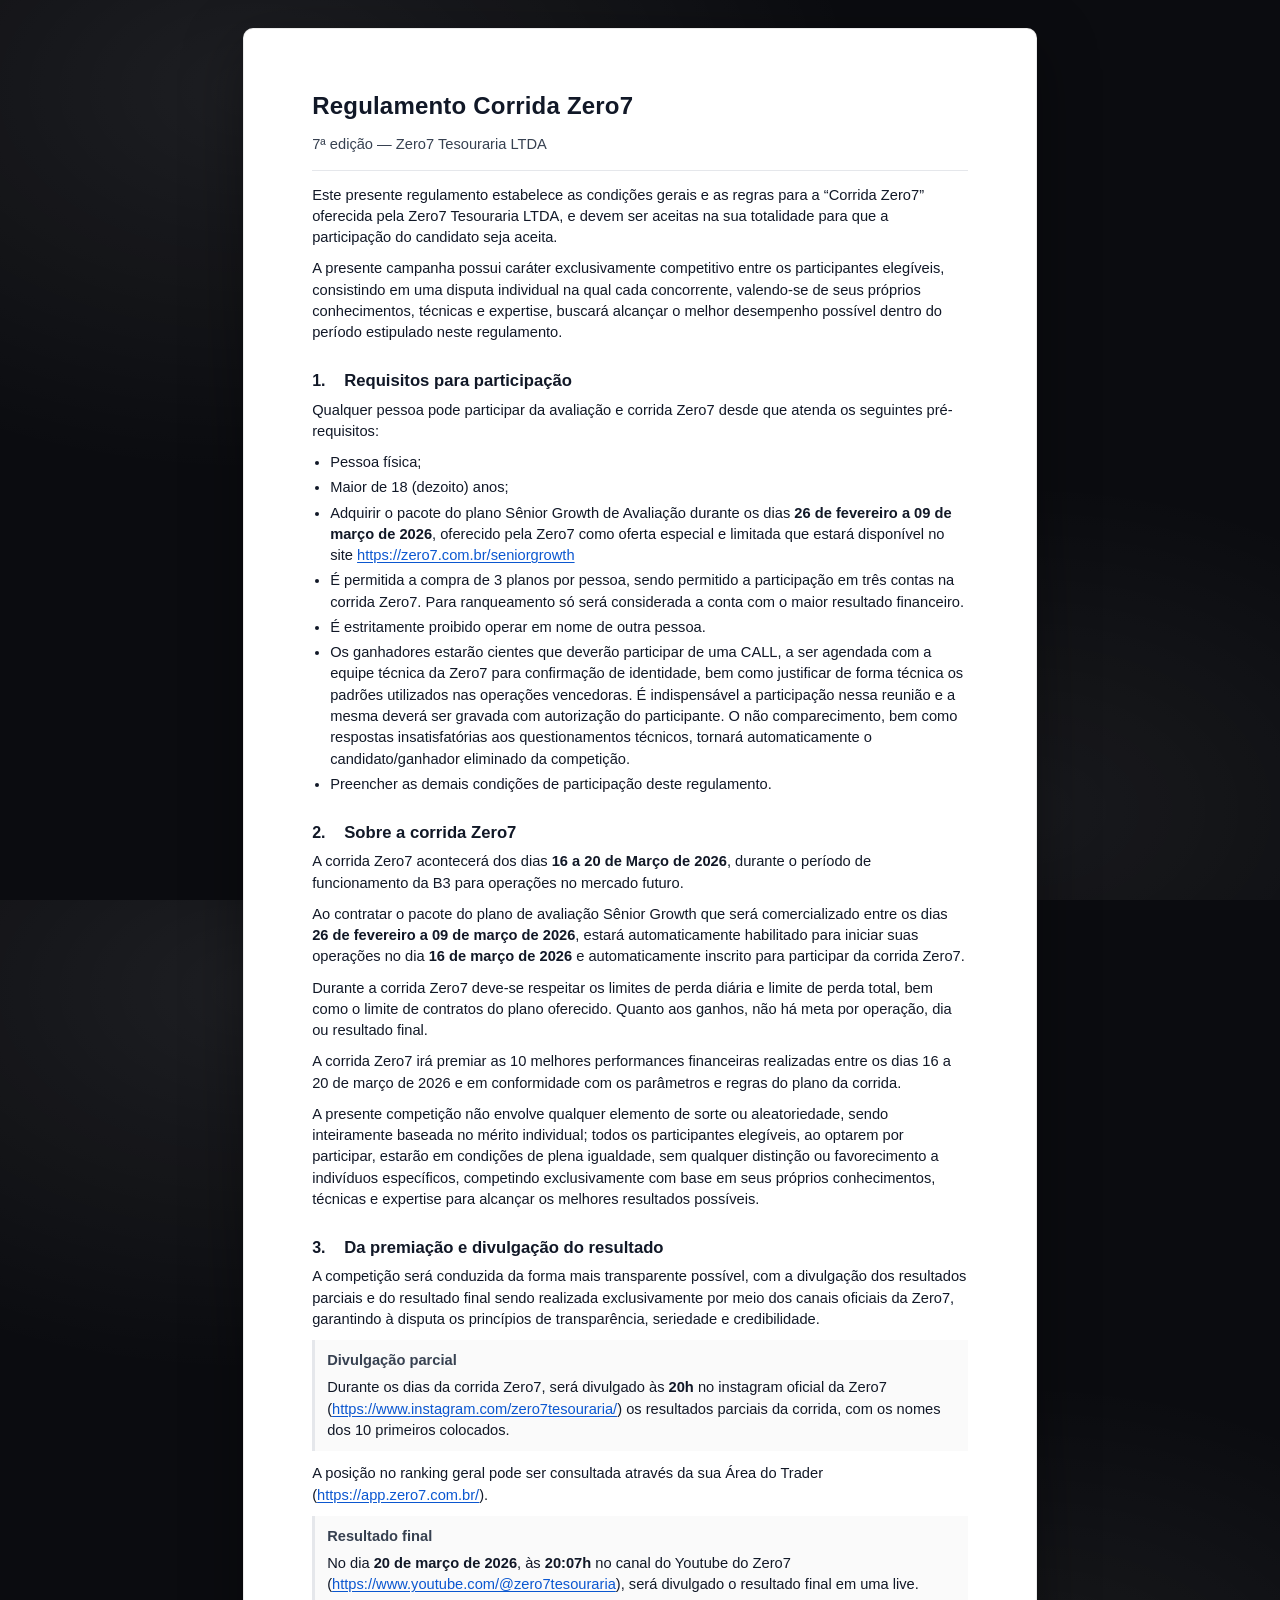
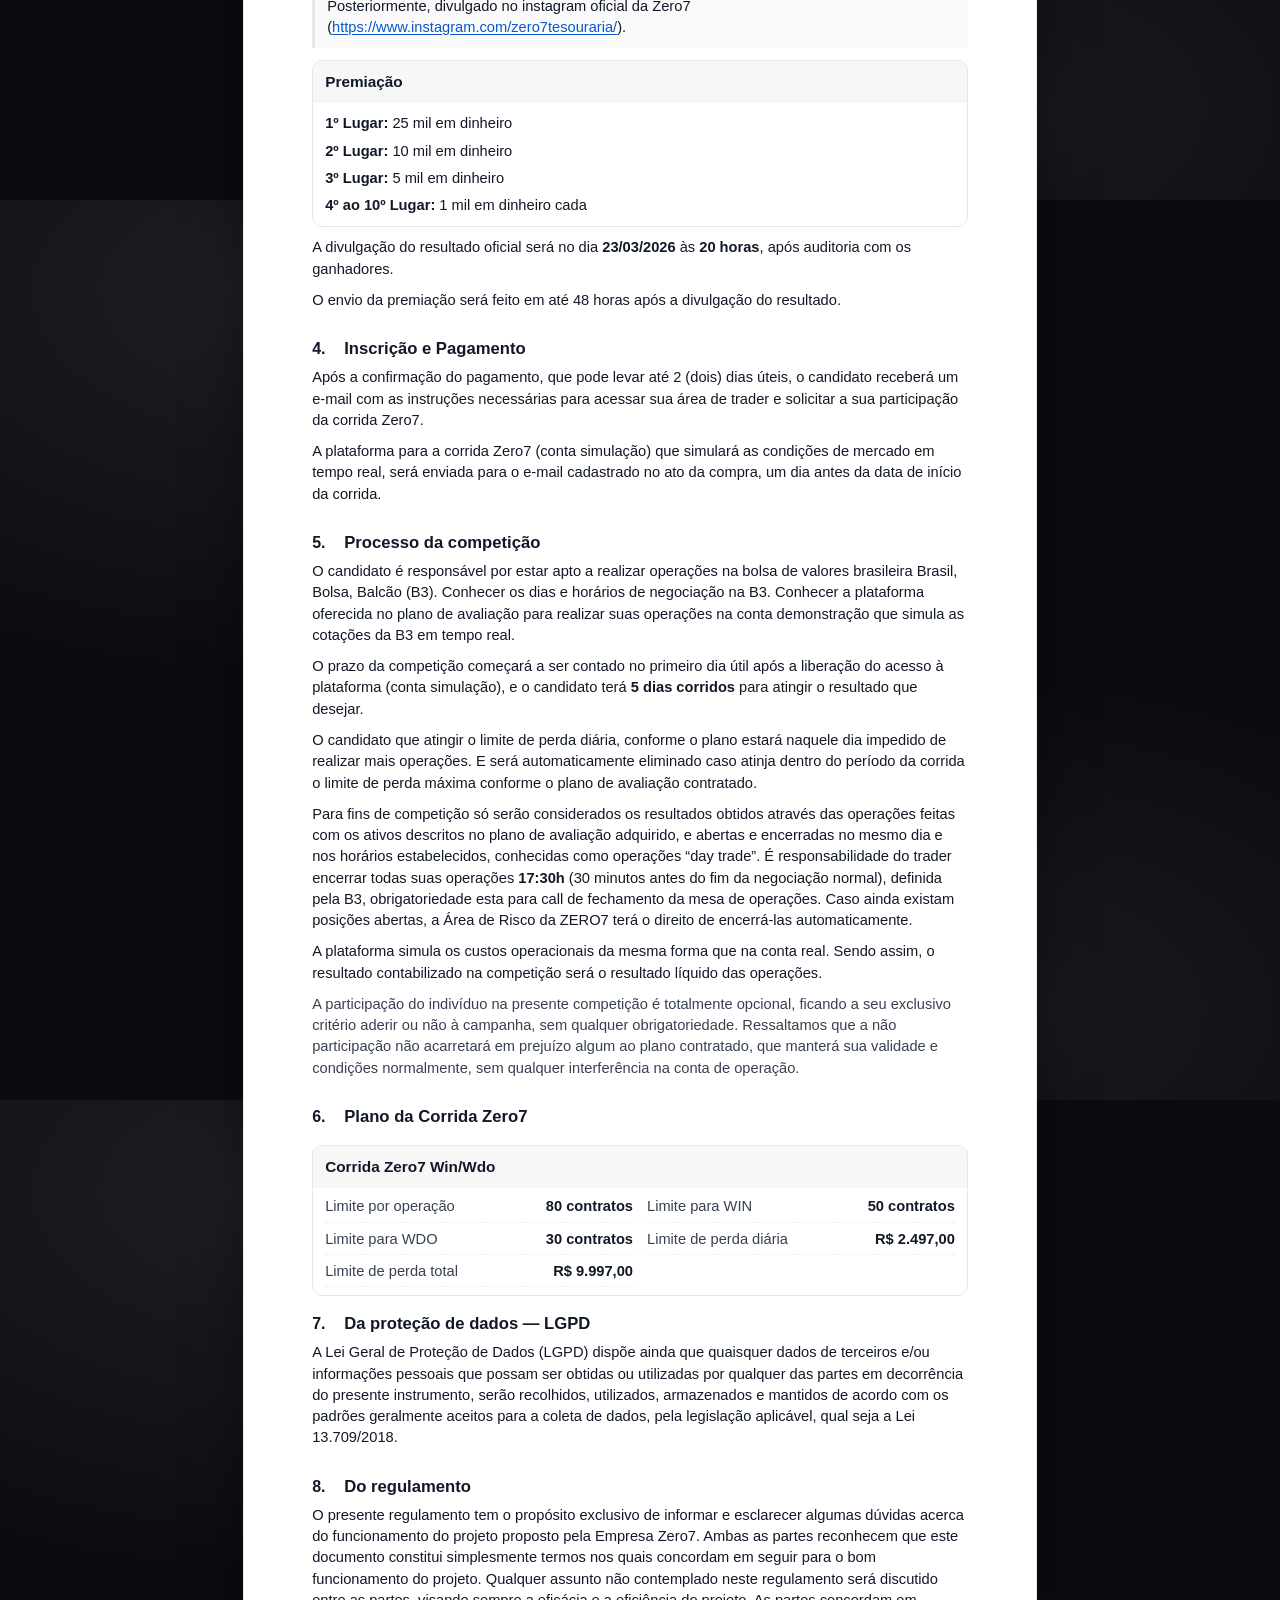
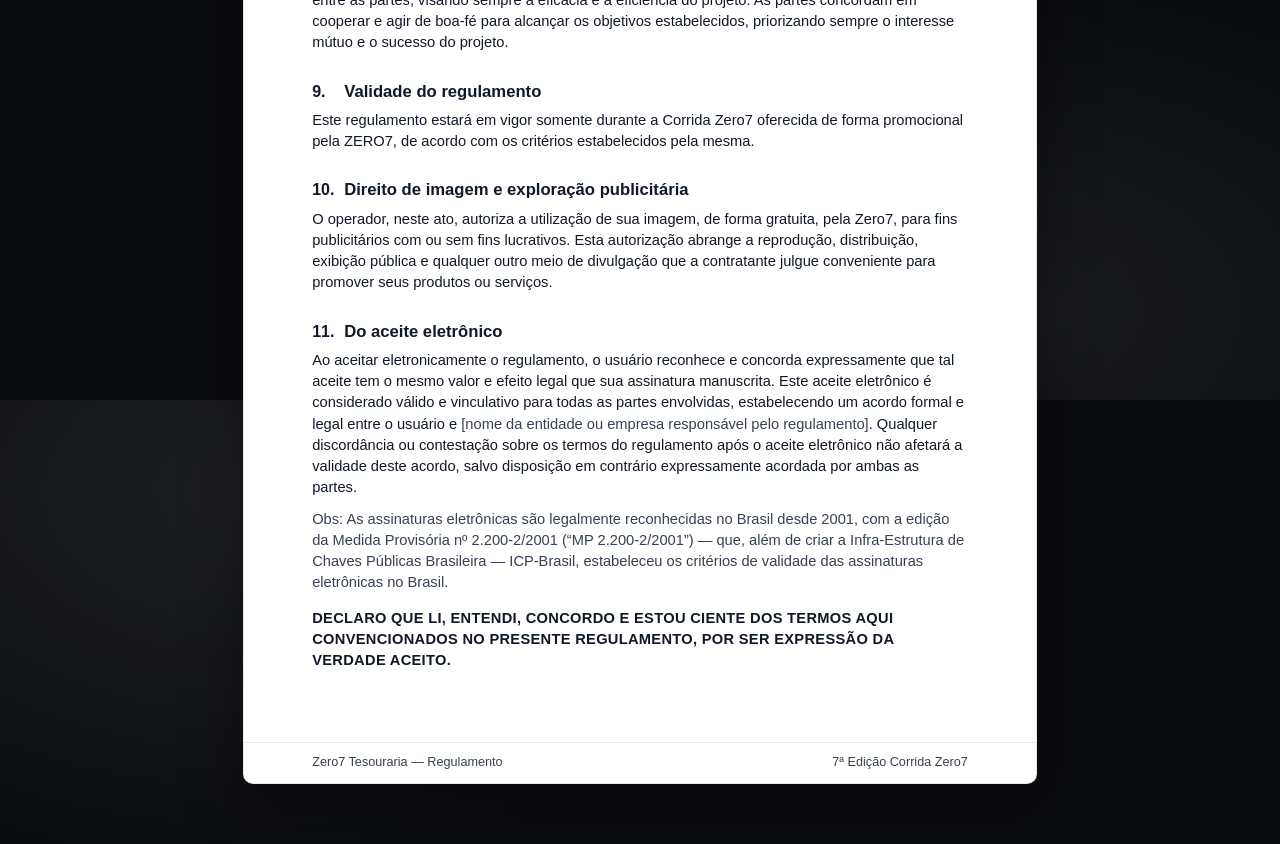
<file: regulamento-corrida-7a/index.html>
<!DOCTYPE html>
<html lang="pt-BR">
<head>
  <meta charset="utf-8" />
  <meta name="viewport" content="width=device-width,initial-scale=1" />
  <title>Regulamento — 7ª Edição Corrida Zero7</title>

  <style>
    :root{
      --bg: #0b0c10;
      --paper: #ffffff;
      --ink: #111827;
      --muted: #374151;
      --rule: #e5e7eb;
      --link: #0b57d0;
      --link-hover: #0842a0;

      /* “PDF feel” */
      --a4-w: 210mm;
      --pad-x: 18mm;
      --pad-y: 16mm;

      --title: 18pt;
      --h2: 12.5pt;
      --p: 11pt;
      --small: 9.5pt;

      --lh: 1.45;
    }

    *{ box-sizing:border-box; }
    html, body{ height:100%; }
    body{
      margin:0;
      background: radial-gradient(1100px 700px at 20% 10%, rgba(255,255,255,.08), transparent 55%),
                  radial-gradient(900px 600px at 80% 90%, rgba(255,255,255,.06), transparent 55%),
                  var(--bg);
      color: var(--ink);
      font-family: Arial, Helvetica, system-ui, -apple-system, Segoe UI, Roboto, sans-serif;
      line-height: var(--lh);
    }

    .viewer{
      min-height: 100%;
      padding: 28px 14px 60px;
      display:flex;
      justify-content:center;
      align-items:flex-start;
    }

    .page{
      width: var(--a4-w);
      background: var(--paper);
      border: 1px solid rgba(0,0,0,.08);
      box-shadow: 0 18px 60px rgba(0,0,0,.40);
      border-radius: 10px;
      overflow:hidden;
    }

    .page-inner{
      padding: var(--pad-y) var(--pad-x);
    }

    h1{
      margin: 0 0 10px 0;
      font-size: var(--title);
      font-weight: 700;
      letter-spacing: .2px;
    }

    .subtitle{
      margin: 0 0 14px 0;
      font-size: var(--p);
      color: var(--muted);
    }

    hr{
      border:0;
      border-top: 1px solid var(--rule);
      margin: 12px 0 14px;
    }

    h2{
      margin: 16px 0 6px;
      font-size: var(--h2);
      font-weight: 700;
    }

    p{
      margin: 0 0 10px 0;
      font-size: var(--p);
      color: var(--ink);
    }

    .muted{ color: var(--muted); }

    a{
      color: var(--link);
      text-decoration: underline;
      text-underline-offset: 2px;
      word-break: break-word;
    }
    a:hover{ color: var(--link-hover); }

    ul{
      margin: 6px 0 10px 18px;
      padding: 0;
      font-size: var(--p);
      list-style: disc;
    }
    li{ margin: 4px 0; }

    .sec-title{
      display:flex;
      gap: 10px;
      align-items: baseline;
    }
    .sec-num{
      width: 22px;
      flex: 0 0 22px;
      font-weight: 700;
    }

    .block{
      border-left: 3px solid var(--rule);
      padding: 10px 12px;
      margin: 10px 0 12px;
      background: #fafafa;
    }

    .prizes{
      margin: 8px 0 10px;
      border: 1px solid var(--rule);
      border-radius: 10px;
      overflow:hidden;
    }
    .prizes header{
      padding: 10px 12px;
      background: #f7f7f7;
      font-weight: 700;
      font-size: 11.5pt;
    }
    .prizes .rows{
      padding: 10px 12px;
      display:grid;
      grid-template-columns: 1fr;
      gap: 6px;
      font-size: var(--p);
    }

    .plan{
      margin-top: 10px;
      border: 1px solid var(--rule);
      border-radius: 10px;
      overflow:hidden;
    }
    .plan header{
      padding: 10px 12px;
      background: #f7f7f7;
      font-weight: 700;
      font-size: 11.5pt;
    }
    .plan .rows{
      padding: 8px 12px;
      display:grid;
      grid-template-columns: 1fr 1fr;
      gap: 6px 14px;
      font-size: var(--p);
    }
    .kv{
      display:flex;
      justify-content:space-between;
      gap: 10px;
      border-bottom: 1px dashed #f0f0f0;
      padding-bottom: 4px;
    }
    .kv span:first-child{ color: var(--muted); }
    .kv span:last-child{ font-weight: 700; }

    .final{
      margin-top: 14px;
      font-weight: 700;
      text-transform: uppercase;
      letter-spacing: .3px;
    }

    .page-footer{
      padding: 10px var(--pad-x) 12px;
      border-top: 1px solid var(--rule);
      font-size: var(--small);
      color: var(--muted);
      display:flex;
      justify-content:space-between;
      gap: 12px;
    }

    @media print{
      body{ background:#fff; }
      .viewer{ padding:0; }
      .page{
        box-shadow:none;
        border:none;
        border-radius:0;
        width:auto;
      }
      .page-inner{ padding: 14mm 16mm; }
      .page-footer{ display:none; }
      a{ color:#000; }
    }

    @media (max-width: 980px){
      .page{ width: min(100%, 980px); border-radius: 12px; }
      :root{ --pad-x: 14px; --pad-y: 16px; }
      .plan .rows{ grid-template-columns: 1fr; }
      .sec-num{ width: 20px; flex-basis: 20px; }
    }
  </style>
</head>

<body>
  <main class="viewer">
    <article class="page" role="document" aria-label="Regulamento 7ª Edição Corrida Zero7">
      <div class="page-inner">
        <h1>Regulamento Corrida Zero7</h1>
        <p class="subtitle">7ª edição — Zero7 Tesouraria LTDA</p>
        <hr />

        <p>
          Este presente regulamento estabelece as condições gerais e as regras para a “Corrida Zero7”
          oferecida pela Zero7 Tesouraria LTDA, e devem ser aceitas na sua totalidade para que a participação
          do candidato seja aceita.
        </p>
        <p>
          A presente campanha possui caráter exclusivamente competitivo entre os participantes elegíveis,
          consistindo em uma disputa individual na qual cada concorrente, valendo-se de seus próprios
          conhecimentos, técnicas e expertise, buscará alcançar o melhor desempenho possível dentro do período
          estipulado neste regulamento.
        </p>

        <!-- 1 -->
        <div class="sec">
          <div class="sec-title">
            <div class="sec-num">1.</div>
            <h2>Requisitos para participação</h2>
          </div>

          <p>Qualquer pessoa pode participar da avaliação e corrida Zero7 desde que atenda os seguintes pré-requisitos:</p>
          <ul>
            <li>Pessoa física;</li>
            <li>Maior de 18 (dezoito) anos;</li>
            <li>
              Adquirir o pacote do plano Sênior Growth de Avaliação durante os dias
              <strong>26 de fevereiro a 09 de março de 2026</strong>, oferecido pela Zero7 como oferta especial e limitada
              que estará disponível no site
              <a href="https://zero7.com.br/seniorgrowth" target="_blank" rel="noopener noreferrer">https://zero7.com.br/seniorgrowth</a>
            </li>
            <li>
              É permitida a compra de 3 planos por pessoa, sendo permitido a participação em três contas na corrida Zero7.
              Para ranqueamento só será considerada a conta com o maior resultado financeiro.
            </li>
            <li>É estritamente proibido operar em nome de outra pessoa.</li>
            <li>
              Os ganhadores estarão cientes que deverão participar de uma CALL, a ser agendada com a equipe técnica da Zero7
              para confirmação de identidade, bem como justificar de forma técnica os padrões utilizados nas operações vencedoras.
              É indispensável a participação nessa reunião e a mesma deverá ser gravada com autorização do participante.
              O não comparecimento, bem como respostas insatisfatórias aos questionamentos técnicos, tornará automaticamente
              o candidato/ganhador eliminado da competição.
            </li>
            <li>Preencher as demais condições de participação deste regulamento.</li>
          </ul>
        </div>

        <!-- 2 -->
        <div class="sec">
          <div class="sec-title">
            <div class="sec-num">2.</div>
            <h2>Sobre a corrida Zero7</h2>
          </div>

          <p>
            A corrida Zero7 acontecerá dos dias <strong>16 a 20 de Março de 2026</strong>, durante o período de funcionamento
            da B3 para operações no mercado futuro.
          </p>
          <p>
            Ao contratar o pacote do plano de avaliação Sênior Growth que será comercializado entre os dias
            <strong>26 de fevereiro a 09 de março de 2026</strong>, estará automaticamente habilitado para iniciar suas operações
            no dia <strong>16 de março de 2026</strong> e automaticamente inscrito para participar da corrida Zero7.
          </p>

          <p>
            Durante a corrida Zero7 deve-se respeitar os limites de perda diária e limite de perda total, bem como o limite de
            contratos do plano oferecido. Quanto aos ganhos, não há meta por operação, dia ou resultado final.
          </p>
          <p>
            A corrida Zero7 irá premiar as 10 melhores performances financeiras realizadas entre os dias 16 a 20 de março de 2026
            e em conformidade com os parâmetros e regras do plano da corrida.
          </p>
          <p>
            A presente competição não envolve qualquer elemento de sorte ou aleatoriedade, sendo inteiramente baseada no mérito
            individual; todos os participantes elegíveis, ao optarem por participar, estarão em condições de plena igualdade, sem
            qualquer distinção ou favorecimento a indivíduos específicos, competindo exclusivamente com base em seus próprios
            conhecimentos, técnicas e expertise para alcançar os melhores resultados possíveis.
          </p>
        </div>

        <!-- 3 -->
        <div class="sec">
          <div class="sec-title">
            <div class="sec-num">3.</div>
            <h2>Da premiação e divulgação do resultado</h2>
          </div>

          <p>
            A competição será conduzida da forma mais transparente possível, com a divulgação dos resultados parciais e do resultado
            final sendo realizada exclusivamente por meio dos canais oficiais da Zero7, garantindo à disputa os princípios de
            transparência, seriedade e credibilidade.
          </p>

          <div class="block">
            <p class="muted" style="margin-bottom:6px;"><strong>Divulgação parcial</strong></p>
            <p style="margin:0;">
              Durante os dias da corrida Zero7, será divulgado às <strong>20h</strong> no instagram oficial da Zero7
              (<a href="https://www.instagram.com/zero7tesouraria/" target="_blank" rel="noopener noreferrer">https://www.instagram.com/zero7tesouraria/</a>)
              os resultados parciais da corrida, com os nomes dos 10 primeiros colocados.
            </p>
          </div>

          <p>
            A posição no ranking geral pode ser consultada através da sua Área do Trader
            (<a href="https://app.zero7.com.br/" target="_blank" rel="noopener noreferrer">https://app.zero7.com.br/</a>).
          </p>

          <div class="block">
            <p class="muted" style="margin-bottom:6px;"><strong>Resultado final</strong></p>
            <p style="margin:0;">
              No dia <strong>20 de março de 2026</strong>, às <strong>20:07h</strong> no canal do Youtube do Zero7
              (<a href="https://www.youtube.com/@zero7tesouraria" target="_blank" rel="noopener noreferrer">https://www.youtube.com/@zero7tesouraria</a>),
              será divulgado o resultado final em uma live. Posteriormente, divulgado no instagram oficial da Zero7
              (<a href="https://www.instagram.com/zero7tesouraria/" target="_blank" rel="noopener noreferrer">https://www.instagram.com/zero7tesouraria/</a>).
            </p>
          </div>

          <section class="prizes" aria-label="Premiação">
            <header>Premiação</header>
            <div class="rows">
              <div><strong>1º Lugar:</strong> 25 mil em dinheiro</div>
              <div><strong>2º Lugar:</strong> 10 mil em dinheiro</div>
              <div><strong>3º Lugar:</strong> 5 mil em dinheiro</div>
              <div><strong>4º ao 10º Lugar:</strong> 1 mil em dinheiro cada</div>
            </div>
          </section>

          <p>
            A divulgação do resultado oficial será no dia <strong>23/03/2026</strong> às <strong>20 horas</strong>, após auditoria com os ganhadores.
          </p>
          <p>O envio da premiação será feito em até 48 horas após a divulgação do resultado.</p>
        </div>

        <!-- 4 -->
        <div class="sec">
          <div class="sec-title">
            <div class="sec-num">4.</div>
            <h2>Inscrição e Pagamento</h2>
          </div>

          <p>
            Após a confirmação do pagamento, que pode levar até 2 (dois) dias úteis, o candidato receberá um e-mail com as instruções
            necessárias para acessar sua área de trader e solicitar a sua participação da corrida Zero7.
          </p>
          <p>
            A plataforma para a corrida Zero7 (conta simulação) que simulará as condições de mercado em tempo real, será enviada para
            o e-mail cadastrado no ato da compra, um dia antes da data de início da corrida.
          </p>
        </div>

        <!-- 5 -->
        <div class="sec">
          <div class="sec-title">
            <div class="sec-num">5.</div>
            <h2>Processo da competição</h2>
          </div>

          <p>
            O candidato é responsável por estar apto a realizar operações na bolsa de valores brasileira Brasil, Bolsa, Balcão (B3).
            Conhecer os dias e horários de negociação na B3. Conhecer a plataforma oferecida no plano de avaliação para realizar suas
            operações na conta demonstração que simula as cotações da B3 em tempo real.
          </p>
          <p>
            O prazo da competição começará a ser contado no primeiro dia útil após a liberação do acesso à plataforma (conta simulação),
            e o candidato terá <strong>5 dias corridos</strong> para atingir o resultado que desejar.
          </p>
          <p>
            O candidato que atingir o limite de perda diária, conforme o plano estará naquele dia impedido de realizar mais operações.
            E será automaticamente eliminado caso atinja dentro do período da corrida o limite de perda máxima conforme o plano de avaliação
            contratado.
          </p>

          <p>
            Para fins de competição só serão considerados os resultados obtidos através das operações feitas com os ativos descritos no plano
            de avaliação adquirido, e abertas e encerradas no mesmo dia e nos horários estabelecidos, conhecidas como operações “day trade”.
            É responsabilidade do trader encerrar todas suas operações <strong>17:30h</strong> (30 minutos antes do fim da negociação normal),
            definida pela B3, obrigatoriedade esta para call de fechamento da mesa de operações. Caso ainda existam posições abertas, a Área de
            Risco da ZERO7 terá o direito de encerrá-las automaticamente.
          </p>

          <p>
            A plataforma simula os custos operacionais da mesma forma que na conta real. Sendo assim, o resultado contabilizado na competição
            será o resultado líquido das operações.
          </p>

          <p class="muted">
            A participação do indivíduo na presente competição é totalmente opcional, ficando a seu exclusivo critério aderir ou não à campanha,
            sem qualquer obrigatoriedade. Ressaltamos que a não participação não acarretará em prejuízo algum ao plano contratado, que manterá sua
            validade e condições normalmente, sem qualquer interferência na conta de operação.
          </p>
        </div>

        <!-- 6 -->
        <div class="sec">
          <div class="sec-title">
            <div class="sec-num">6.</div>
            <h2>Plano da Corrida Zero7</h2>
          </div>

          <section class="plan" aria-label="Plano Corrida Zero7 WIN/WDO">
            <header>Corrida Zero7 Win/Wdo</header>
            <div class="rows">
              <div class="kv"><span>Limite por operação</span><span>80 contratos</span></div>
              <div class="kv"><span>Limite para WIN</span><span>50 contratos</span></div>
              <div class="kv"><span>Limite para WDO</span><span>30 contratos</span></div>
              <div class="kv"><span>Limite de perda diária</span><span>R$ 2.497,00</span></div>
              <div class="kv"><span>Limite de perda total</span><span>R$ 9.997,00</span></div>
            </div>
          </section>
        </div>

        <!-- 7 -->
        <div class="sec">
          <div class="sec-title">
            <div class="sec-num">7.</div>
            <h2>Da proteção de dados — LGPD</h2>
          </div>

          <p>
            A Lei Geral de Proteção de Dados (LGPD) dispõe ainda que quaisquer dados de terceiros e/ou informações pessoais que possam ser obtidas
            ou utilizadas por qualquer das partes em decorrência do presente instrumento, serão recolhidos, utilizados, armazenados e mantidos de
            acordo com os padrões geralmente aceitos para a coleta de dados, pela legislação aplicável, qual seja a Lei 13.709/2018.
          </p>
        </div>

        <!-- 8 -->
        <div class="sec">
          <div class="sec-title">
            <div class="sec-num">8.</div>
            <h2>Do regulamento</h2>
          </div>

          <p>
            O presente regulamento tem o propósito exclusivo de informar e esclarecer algumas dúvidas acerca do funcionamento do projeto proposto
            pela Empresa Zero7. Ambas as partes reconhecem que este documento constitui simplesmente termos nos quais concordam em seguir para o bom
            funcionamento do projeto. Qualquer assunto não contemplado neste regulamento será discutido entre as partes, visando sempre a eficácia e
            a eficiência do projeto. As partes concordam em cooperar e agir de boa-fé para alcançar os objetivos estabelecidos, priorizando sempre o
            interesse mútuo e o sucesso do projeto.
          </p>
        </div>

        <!-- 9 -->
        <div class="sec">
          <div class="sec-title">
            <div class="sec-num">9.</div>
            <h2>Validade do regulamento</h2>
          </div>

          <p>
            Este regulamento estará em vigor somente durante a Corrida Zero7 oferecida de forma promocional pela ZERO7, de acordo com os critérios
            estabelecidos pela mesma.
          </p>
        </div>

        <!-- 10 -->
        <div class="sec">
          <div class="sec-title">
            <div class="sec-num">10.</div>
            <h2>Direito de imagem e exploração publicitária</h2>
          </div>

          <p>
            O operador, neste ato, autoriza a utilização de sua imagem, de forma gratuita, pela Zero7, para fins publicitários com ou sem fins
            lucrativos. Esta autorização abrange a reprodução, distribuição, exibição pública e qualquer outro meio de divulgação que a contratante
            julgue conveniente para promover seus produtos ou serviços.
          </p>
        </div>

        <!-- 11 -->
        <div class="sec">
          <div class="sec-title">
            <div class="sec-num">11.</div>
            <h2>Do aceite eletrônico</h2>
          </div>

          <p>
            Ao aceitar eletronicamente o regulamento, o usuário reconhece e concorda expressamente que tal aceite tem o mesmo valor e efeito legal
            que sua assinatura manuscrita. Este aceite eletrônico é considerado válido e vinculativo para todas as partes envolvidas, estabelecendo
            um acordo formal e legal entre o usuário e <span class="muted">[nome da entidade ou empresa responsável pelo regulamento]</span>.
            Qualquer discordância ou contestação sobre os termos do regulamento após o aceite eletrônico não afetará a validade deste acordo, salvo
            disposição em contrário expressamente acordada por ambas as partes.
          </p>

          <p class="muted">
            Obs: As assinaturas eletrônicas são legalmente reconhecidas no Brasil desde 2001, com a edição da Medida Provisória nº 2.200-2/2001
            (“MP 2.200-2/2001”) — que, além de criar a Infra-Estrutura de Chaves Públicas Brasileira — ICP-Brasil, estabeleceu os critérios de validade
            das assinaturas eletrônicas no Brasil.
          </p>

          <p class="final">
            Declaro que li, entendi, concordo e estou ciente dos termos aqui convencionados no presente regulamento, por ser expressão da verdade aceito.
          </p>
        </div>
      </div>

      <div class="page-footer" aria-hidden="true">
        <span>Zero7 Tesouraria — Regulamento</span>
        <span>7ª Edição Corrida Zero7</span>
      </div>
    </article>
  </main>
</body>
</html>
</file>
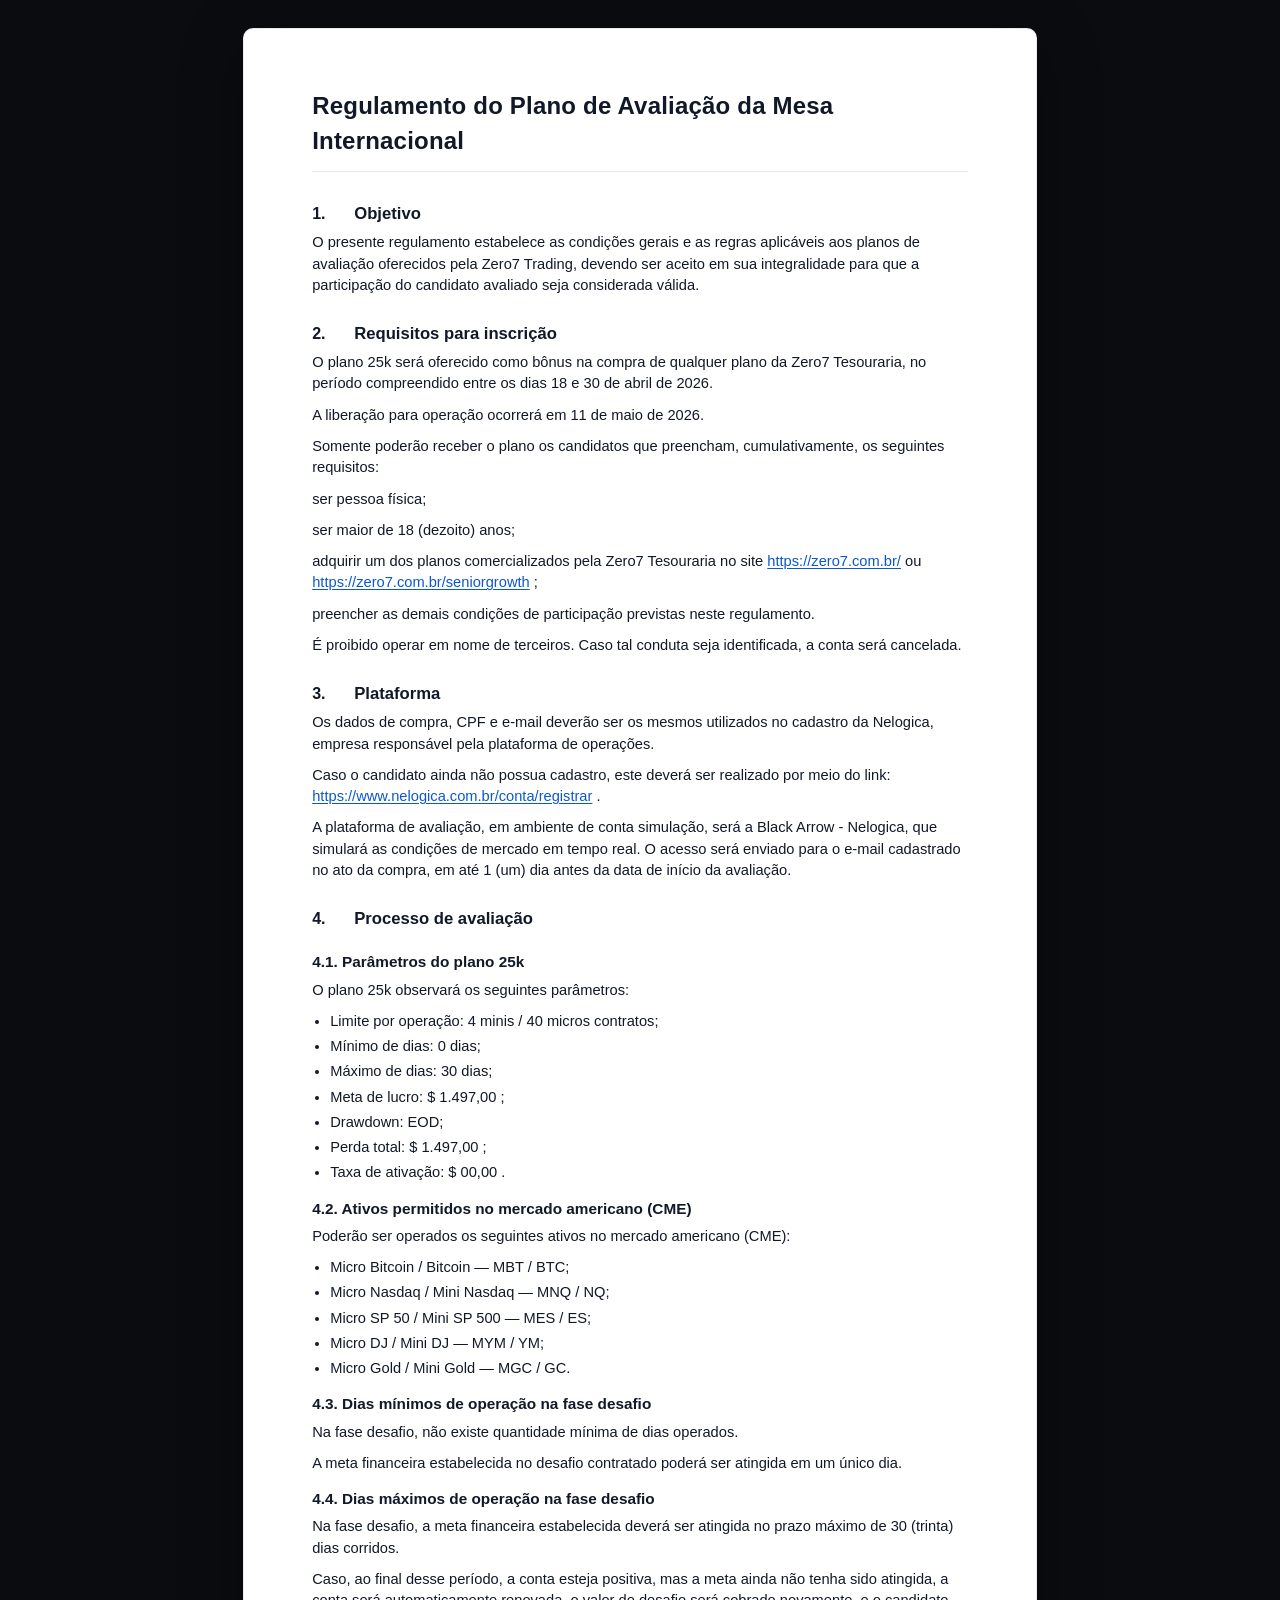
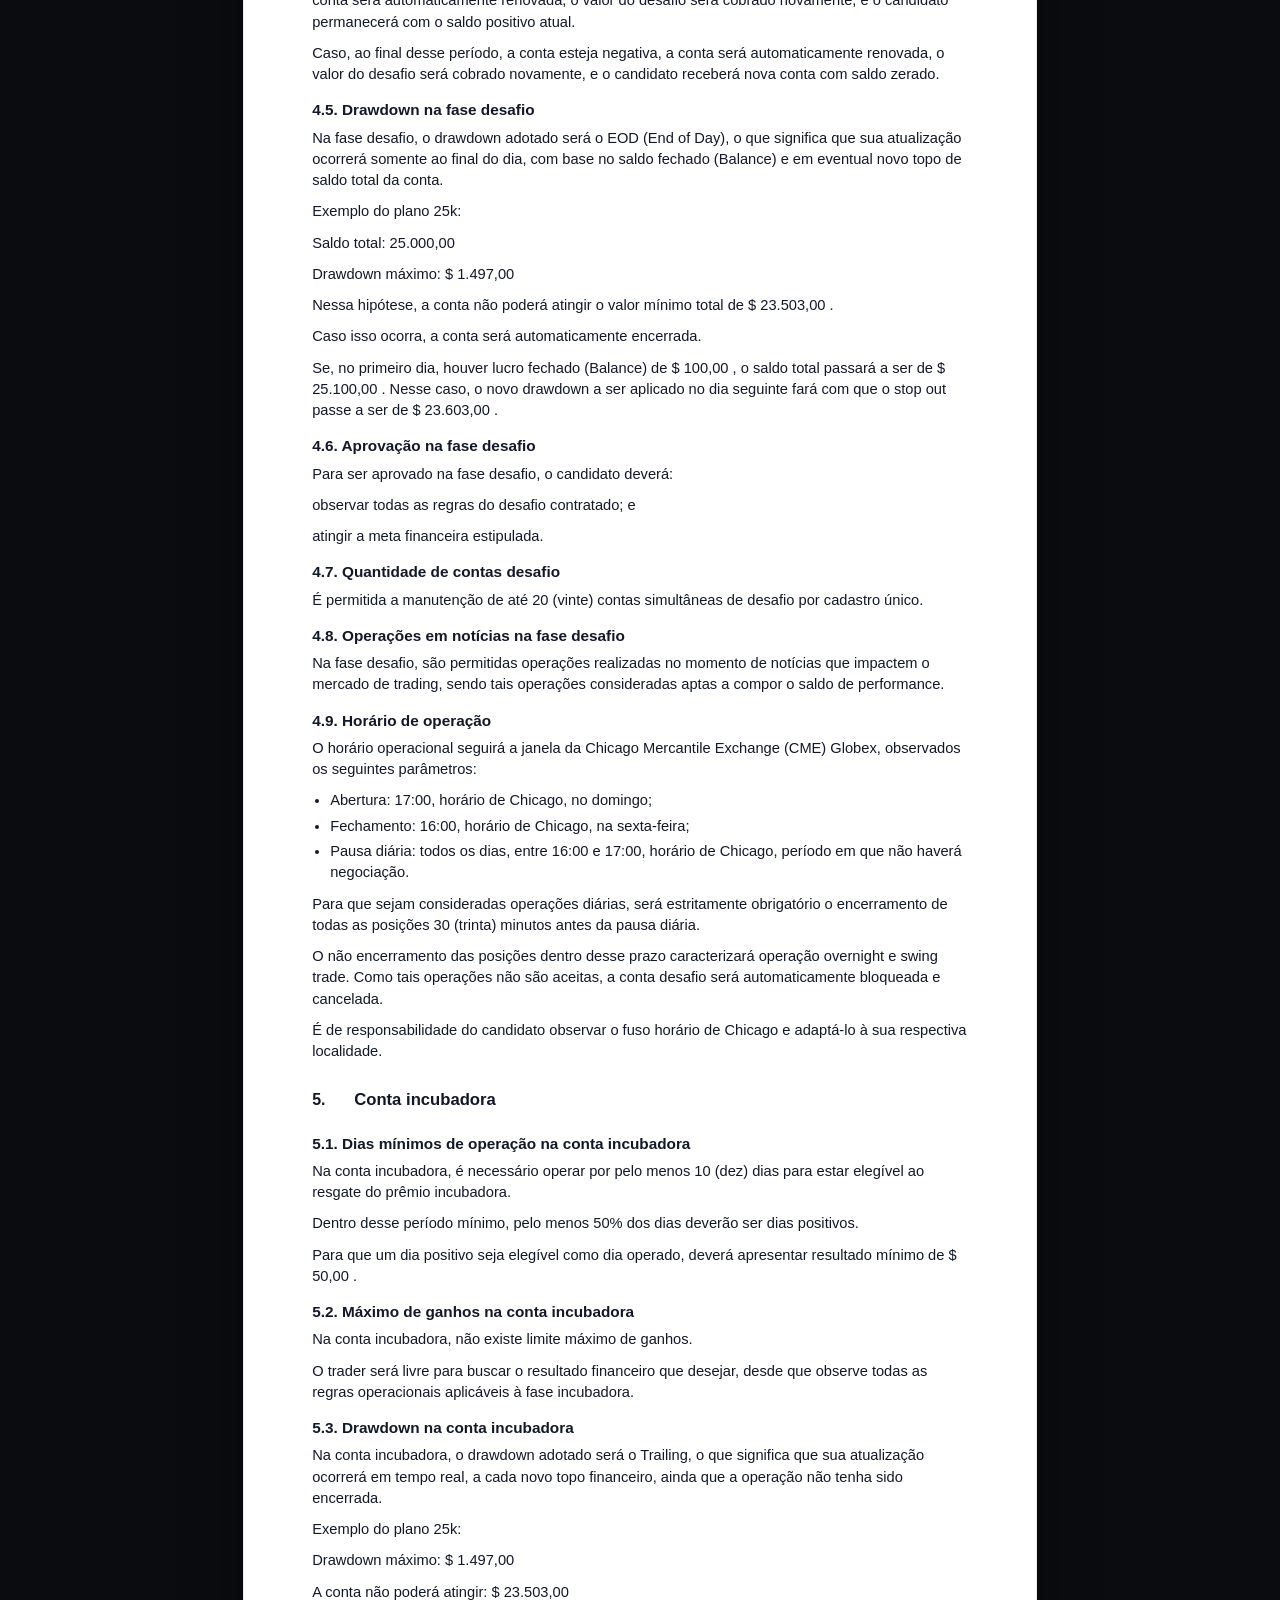
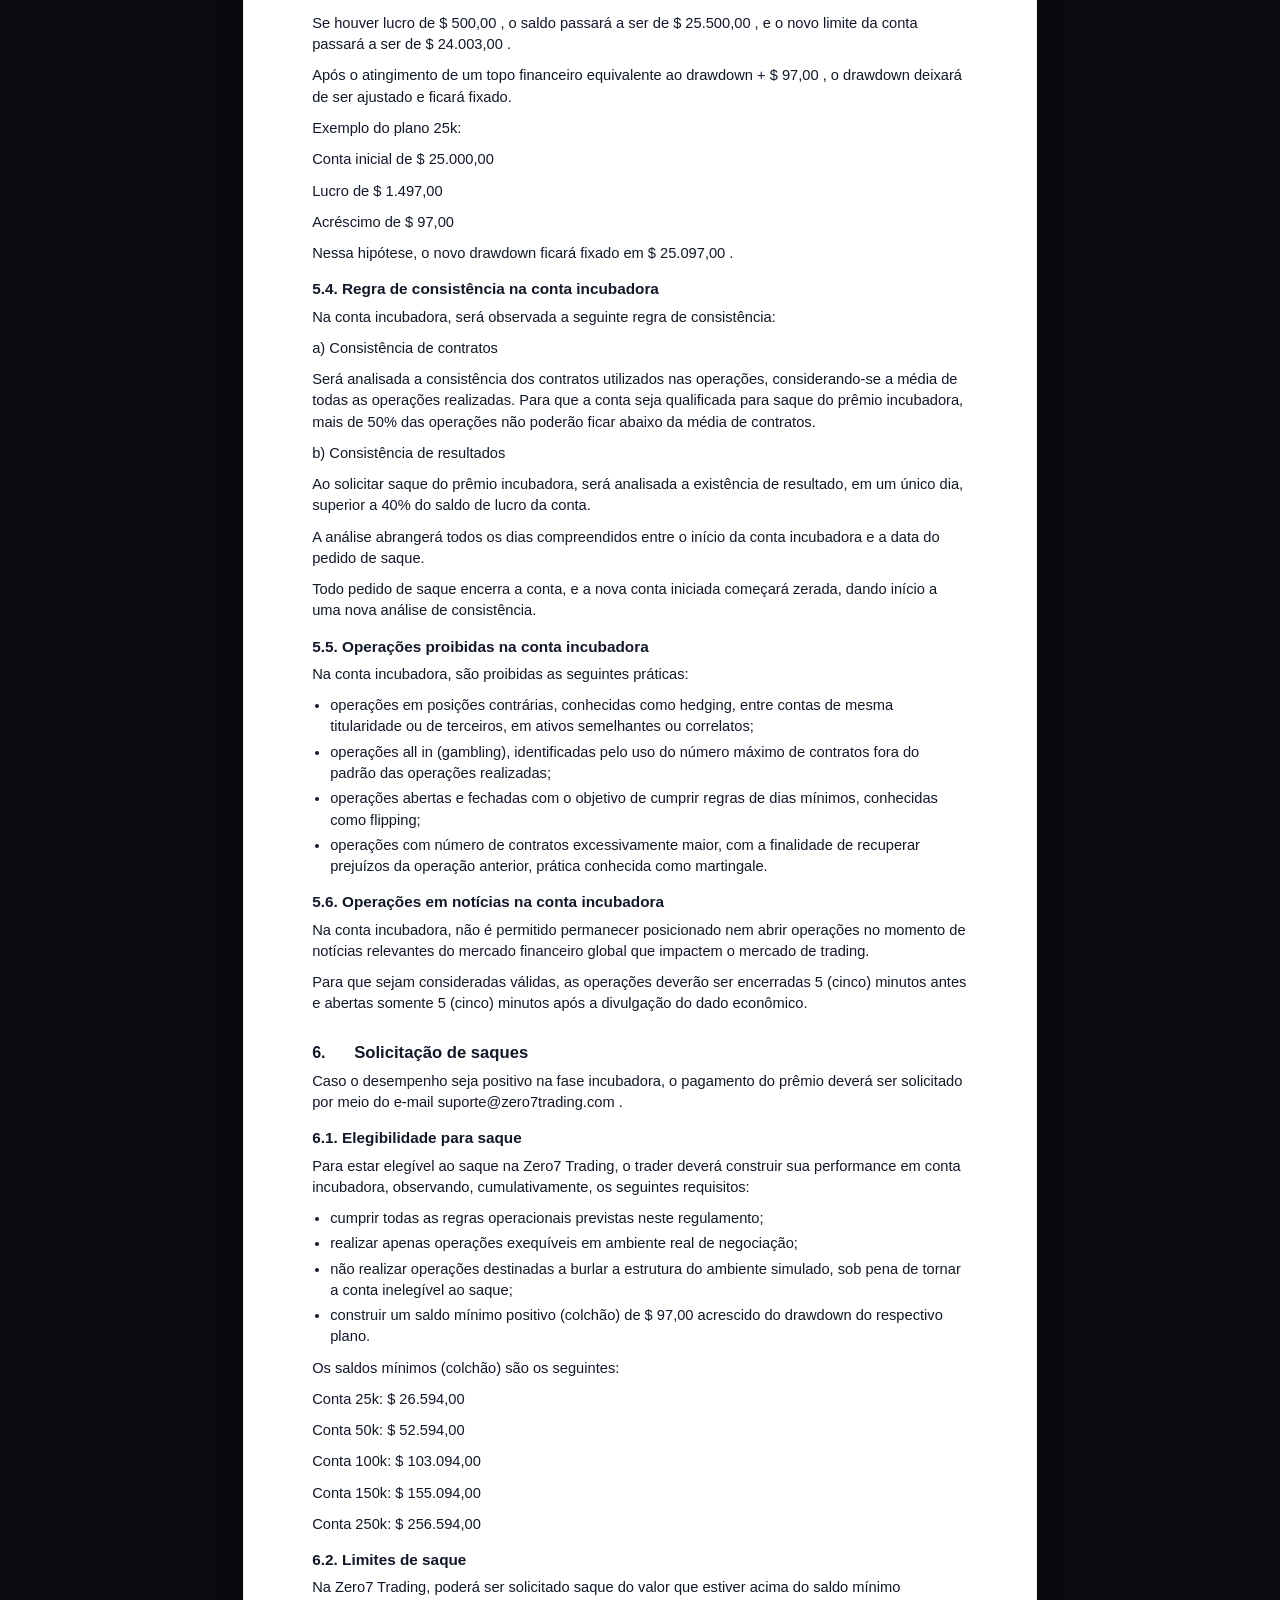
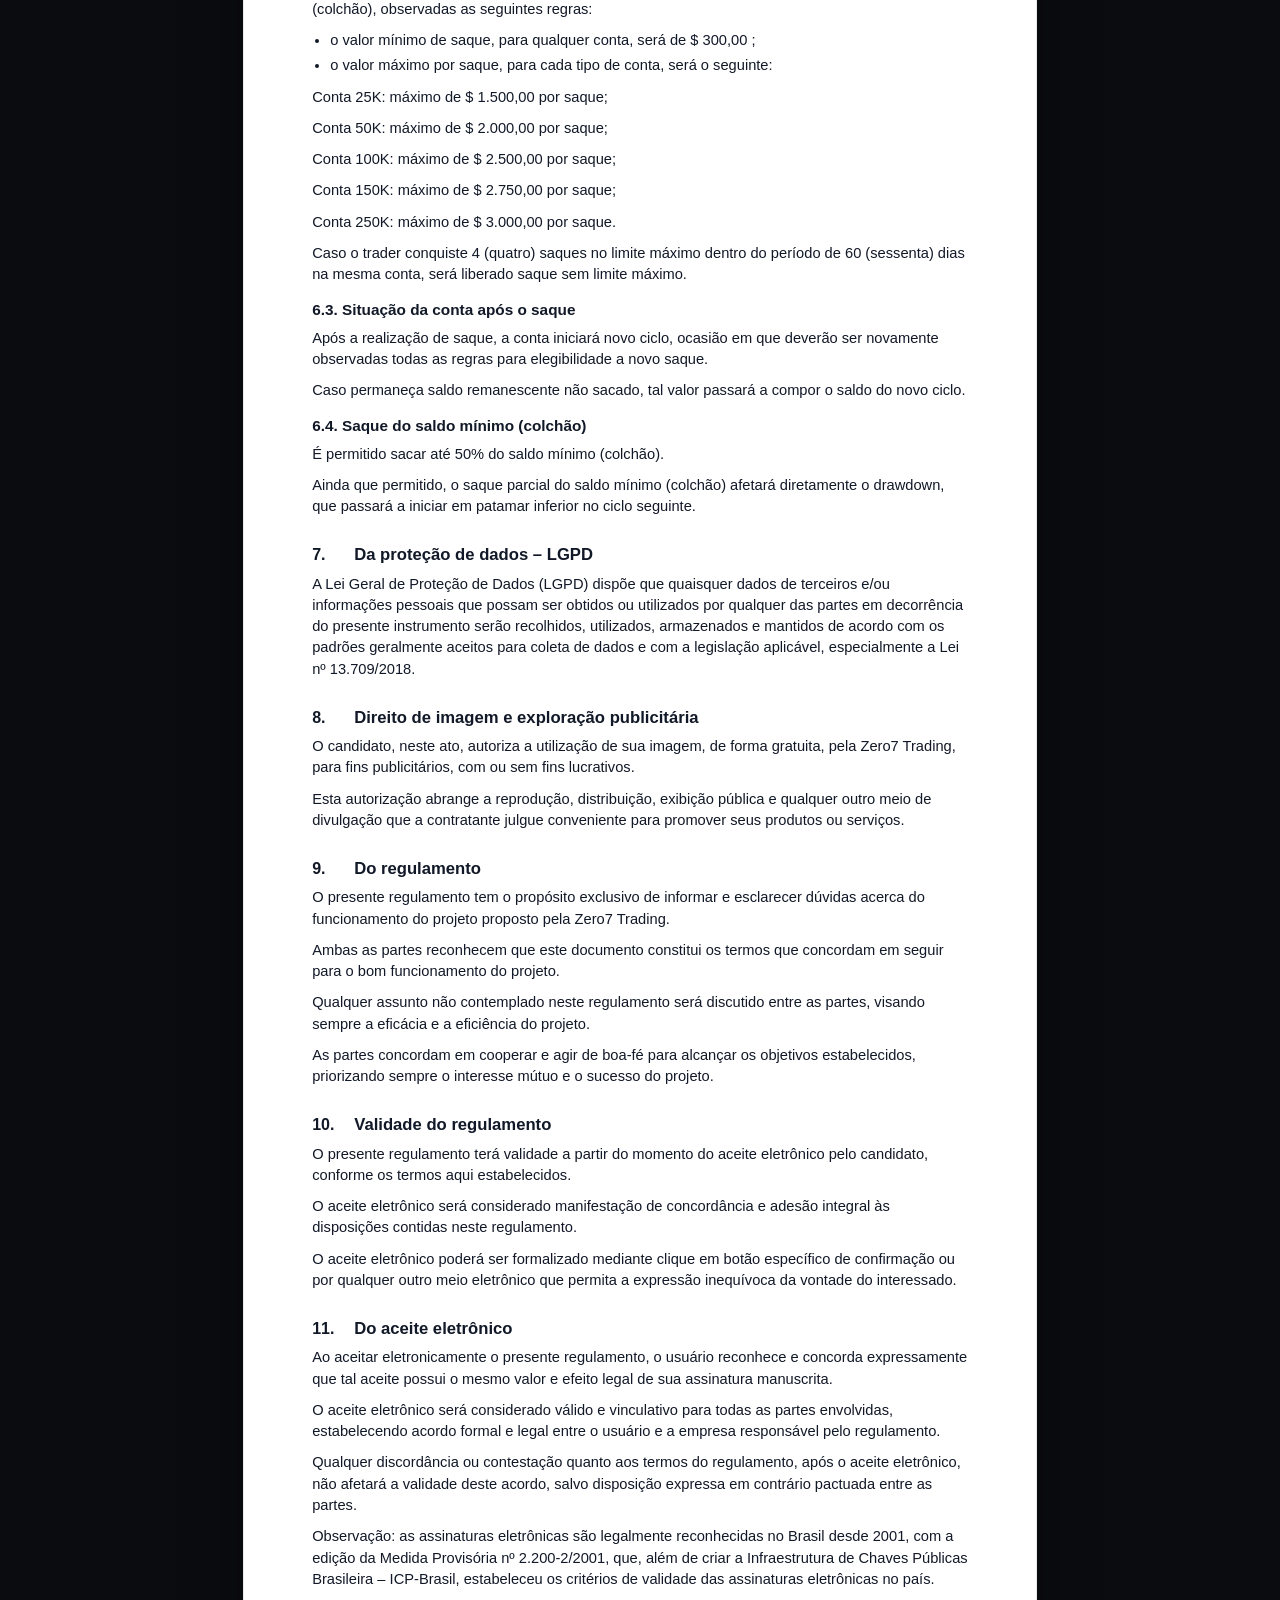
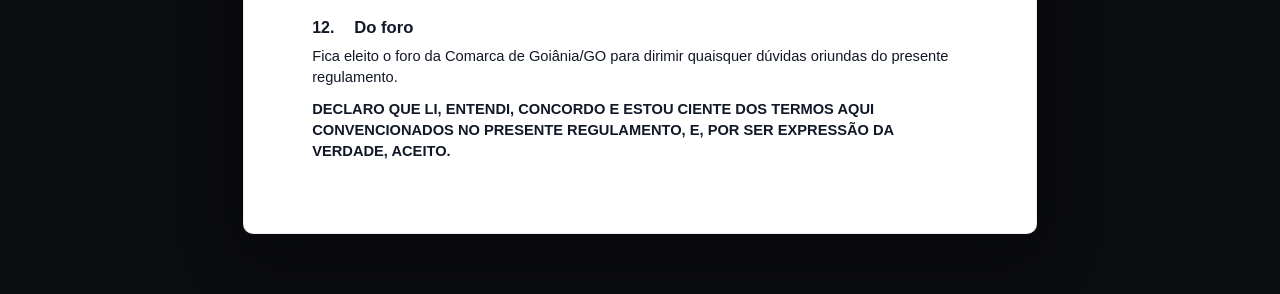
<file: regulamento-do-plano-de-avaliacao-mesa-internacional/index.html>
<!DOCTYPE html>
<html lang="pt-BR">
<head>
  <meta charset="utf-8" />
  <meta name="viewport" content="width=device-width,initial-scale=1" />
  <title>Regulamento do Plano de Avaliação da Mesa Internacional</title>
  <style>
    :root{
      --bg:#0b0c10;
      --paper:#ffffff;
      --ink:#111827;
      --rule:#e5e7eb;
      --link:#0b57d0;
      --link-hover:#0842a0;
      --a4-w:210mm;
      --pad-x:18mm;
      --pad-y:16mm;
      --title:18pt;
      --h2:12.5pt;
      --h3:11.5pt;
      --p:11pt;
      --lh:1.45;
    }

    *{box-sizing:border-box;}

    body{
      margin:0;
      background:var(--bg);
      color:var(--ink);
      font-family:Arial, Helvetica, sans-serif;
      line-height:var(--lh);
    }

    .viewer{
      min-height:100vh;
      padding:28px 14px 60px;
      display:flex;
      justify-content:center;
      align-items:flex-start;
    }

    .page{
      width:var(--a4-w);
      background:var(--paper);
      border:1px solid rgba(0,0,0,.08);
      box-shadow:0 18px 60px rgba(0,0,0,.40);
      border-radius:10px;
      overflow:hidden;
    }

    .page-inner{
      padding:var(--pad-y) var(--pad-x);
    }

    h1{
      margin:0 0 12px 0;
      font-size:var(--title);
      font-weight:700;
      letter-spacing:.2px;
    }

    h2{
      margin:16px 0 6px;
      font-size:var(--h2);
      font-weight:700;
    }

    h3{
      margin:14px 0 6px;
      font-size:var(--h3);
      font-weight:700;
    }

    p{
      margin:0 0 10px 0;
      font-size:var(--p);
    }

    ul{
      margin:6px 0 10px 18px;
      padding:0;
      font-size:var(--p);
    }

    li{margin:4px 0;}

    hr{
      border:0;
      border-top:1px solid var(--rule);
      margin:12px 0 14px;
    }

    a{
      color:var(--link);
      text-decoration:underline;
      text-underline-offset:2px;
      word-break:break-word;
    }

    a:hover{color:var(--link-hover);}

    .sec-title{
      display:flex;
      gap:10px;
      align-items:baseline;
    }

    .sec-num{
      width:32px;
      flex:0 0 32px;
      font-weight:700;
    }

    .compact p{margin-bottom:6px;}

    .final{
      font-weight:700;
      text-transform:uppercase;
    }

    @media print{
      body{background:#fff;}
      .viewer{padding:0;}
      .page{
        width:auto;
        border:none;
        border-radius:0;
        box-shadow:none;
      }
      .page-inner{padding:14mm 16mm;}
      a{color:#000;}
    }

    @media (max-width:980px){
      .page{width:min(100%,980px);}
      :root{
        --pad-x:14px;
        --pad-y:16px;
      }
      .sec-num{
        width:28px;
        flex-basis:28px;
      }
    }
  </style>
</head>
<body>
  <main class="viewer">
    <article class="page" role="document">
      <div class="page-inner">
        <h1>Regulamento do Plano de Avaliação da Mesa Internacional</h1>
        <hr />

        <section class="sec">
          <div class="sec-title">
            <div class="sec-num">1.</div>
            <h2>Objetivo</h2>
          </div>
          <p>O presente regulamento estabelece as condições gerais e as regras aplicáveis aos planos de avaliação oferecidos pela Zero7 Trading, devendo ser aceito em sua integralidade para que a participação do candidato avaliado seja considerada válida.</p>
        </section>

        <section class="sec">
          <div class="sec-title">
            <div class="sec-num">2.</div>
            <h2>Requisitos para inscrição</h2>
          </div>
          <p>O plano 25k será oferecido como bônus na compra de qualquer plano da Zero7 Tesouraria, no período compreendido entre os dias 18 e 30 de abril de 2026.</p>
          <p>A liberação para operação ocorrerá em 11 de maio de 2026.</p>
          <p>Somente poderão receber o plano os candidatos que preencham, cumulativamente, os seguintes requisitos:</p>
          <p>ser pessoa física;</p>
          <p>ser maior de 18 (dezoito) anos;</p>
          <p>adquirir um dos planos comercializados pela Zero7 Tesouraria no site <a href="https://zero7.com.br/" target="_blank" rel="noopener noreferrer">https://zero7.com.br/</a> ou <a href="https://zero7.com.br/seniorgrowth" target="_blank" rel="noopener noreferrer">https://zero7.com.br/seniorgrowth</a> ;</p>
          <p>preencher as demais condições de participação previstas neste regulamento.</p>
          <p>É proibido operar em nome de terceiros. Caso tal conduta seja identificada, a conta será cancelada.</p>
        </section>

        <section class="sec">
          <div class="sec-title">
            <div class="sec-num">3.</div>
            <h2>Plataforma</h2>
          </div>
          <p>Os dados de compra, CPF e e-mail deverão ser os mesmos utilizados no cadastro da Nelogica, empresa responsável pela plataforma de operações.</p>
          <p>Caso o candidato ainda não possua cadastro, este deverá ser realizado por meio do link: <a href="https://www.nelogica.com.br/conta/registrar" target="_blank" rel="noopener noreferrer">https://www.nelogica.com.br/conta/registrar</a> .</p>
          <p>A plataforma de avaliação, em ambiente de conta simulação, será a Black Arrow - Nelogica, que simulará as condições de mercado em tempo real. O acesso será enviado para o e-mail cadastrado no ato da compra, em até 1 (um) dia antes da data de início da avaliação.</p>
        </section>

        <section class="sec">
          <div class="sec-title">
            <div class="sec-num">4.</div>
            <h2>Processo de avaliação</h2>
          </div>

          <h3>4.1. Parâmetros do plano 25k</h3>
          <p>O plano 25k observará os seguintes parâmetros:</p>
          <ul>
            <li>Limite por operação: 4 minis / 40 micros contratos;</li>
            <li>Mínimo de dias: 0 dias;</li>
            <li>Máximo de dias: 30 dias;</li>
            <li>Meta de lucro: $ 1.497,00 ;</li>
            <li>Drawdown: EOD;</li>
            <li>Perda total: $ 1.497,00 ;</li>
            <li>Taxa de ativação: $ 00,00 .</li>
          </ul>

          <h3>4.2. Ativos permitidos no mercado americano (CME)</h3>
          <p>Poderão ser operados os seguintes ativos no mercado americano (CME):</p>
          <ul>
            <li>Micro Bitcoin / Bitcoin — MBT / BTC;</li>
            <li>Micro Nasdaq / Mini Nasdaq — MNQ / NQ;</li>
            <li>Micro SP 50 / Mini SP 500 — MES / ES;</li>
            <li>Micro DJ / Mini DJ — MYM / YM;</li>
            <li>Micro Gold / Mini Gold — MGC / GC.</li>
          </ul>

          <h3>4.3. Dias mínimos de operação na fase desafio</h3>
          <p>Na fase desafio, não existe quantidade mínima de dias operados.</p>
          <p>A meta financeira estabelecida no desafio contratado poderá ser atingida em um único dia.</p>

          <h3>4.4. Dias máximos de operação na fase desafio</h3>
          <p>Na fase desafio, a meta financeira estabelecida deverá ser atingida no prazo máximo de 30 (trinta) dias corridos.</p>
          <p>Caso, ao final desse período, a conta esteja positiva, mas a meta ainda não tenha sido atingida, a conta será automaticamente renovada, o valor do desafio será cobrado novamente, e o candidato permanecerá com o saldo positivo atual.</p>
          <p>Caso, ao final desse período, a conta esteja negativa, a conta será automaticamente renovada, o valor do desafio será cobrado novamente, e o candidato receberá nova conta com saldo zerado.</p>

          <h3>4.5. Drawdown na fase desafio</h3>
          <p>Na fase desafio, o drawdown adotado será o EOD (End of Day), o que significa que sua atualização ocorrerá somente ao final do dia, com base no saldo fechado (Balance) e em eventual novo topo de saldo total da conta.</p>
          <p>Exemplo do plano 25k:</p>
          <p>Saldo total: 25.000,00</p>
          <p>Drawdown máximo: $ 1.497,00</p>
          <p>Nessa hipótese, a conta não poderá atingir o valor mínimo total de $ 23.503,00 .</p>
          <p>Caso isso ocorra, a conta será automaticamente encerrada.</p>
          <p>Se, no primeiro dia, houver lucro fechado (Balance) de $ 100,00 , o saldo total passará a ser de $ 25.100,00 . Nesse caso, o novo drawdown a ser aplicado no dia seguinte fará com que o stop out passe a ser de $ 23.603,00 .</p>

          <h3>4.6. Aprovação na fase desafio</h3>
          <p>Para ser aprovado na fase desafio, o candidato deverá:</p>
          <p>observar todas as regras do desafio contratado; e</p>
          <p>atingir a meta financeira estipulada.</p>

          <h3>4.7. Quantidade de contas desafio</h3>
          <p>É permitida a manutenção de até 20 (vinte) contas simultâneas de desafio por cadastro único.</p>

          <h3>4.8. Operações em notícias na fase desafio</h3>
          <p>Na fase desafio, são permitidas operações realizadas no momento de notícias que impactem o mercado de trading, sendo tais operações consideradas aptas a compor o saldo de performance.</p>

          <h3>4.9. Horário de operação</h3>
          <p>O horário operacional seguirá a janela da Chicago Mercantile Exchange (CME) Globex, observados os seguintes parâmetros:</p>
          <ul>
            <li>Abertura: 17:00, horário de Chicago, no domingo;</li>
            <li>Fechamento: 16:00, horário de Chicago, na sexta-feira;</li>
            <li>Pausa diária: todos os dias, entre 16:00 e 17:00, horário de Chicago, período em que não haverá negociação.</li>
          </ul>
          <p>Para que sejam consideradas operações diárias, será estritamente obrigatório o encerramento de todas as posições 30 (trinta) minutos antes da pausa diária.</p>
          <p>O não encerramento das posições dentro desse prazo caracterizará operação overnight e swing trade. Como tais operações não são aceitas, a conta desafio será automaticamente bloqueada e cancelada.</p>
          <p>É de responsabilidade do candidato observar o fuso horário de Chicago e adaptá-lo à sua respectiva localidade.</p>
        </section>

        <section class="sec">
          <div class="sec-title">
            <div class="sec-num">5.</div>
            <h2>Conta incubadora</h2>
          </div>

          <h3>5.1. Dias mínimos de operação na conta incubadora</h3>
          <p>Na conta incubadora, é necessário operar por pelo menos 10 (dez) dias para estar elegível ao resgate do prêmio incubadora.</p>
          <p>Dentro desse período mínimo, pelo menos 50% dos dias deverão ser dias positivos.</p>
          <p>Para que um dia positivo seja elegível como dia operado, deverá apresentar resultado mínimo de $ 50,00 .</p>

          <h3>5.2. Máximo de ganhos na conta incubadora</h3>
          <p>Na conta incubadora, não existe limite máximo de ganhos.</p>
          <p>O trader será livre para buscar o resultado financeiro que desejar, desde que observe todas as regras operacionais aplicáveis à fase incubadora.</p>

          <h3>5.3. Drawdown na conta incubadora</h3>
          <p>Na conta incubadora, o drawdown adotado será o Trailing, o que significa que sua atualização ocorrerá em tempo real, a cada novo topo financeiro, ainda que a operação não tenha sido encerrada.</p>
          <p>Exemplo do plano 25k:</p>
          <p>Drawdown máximo: $ 1.497,00</p>
          <p>A conta não poderá atingir: $ 23.503,00</p>
          <p>Se houver lucro de $ 500,00 , o saldo passará a ser de $ 25.500,00 , e o novo limite da conta passará a ser de $ 24.003,00 .</p>
          <p>Após o atingimento de um topo financeiro equivalente ao drawdown + $ 97,00 , o drawdown deixará de ser ajustado e ficará fixado.</p>
          <p>Exemplo do plano 25k:</p>
          <p>Conta inicial de $ 25.000,00</p>
          <p>Lucro de $ 1.497,00</p>
          <p>Acréscimo de $ 97,00</p>
          <p>Nessa hipótese, o novo drawdown ficará fixado em $ 25.097,00 .</p>

          <h3>5.4. Regra de consistência na conta incubadora</h3>
          <p>Na conta incubadora, será observada a seguinte regra de consistência:</p>
          <p>a) Consistência de contratos</p>
          <p>Será analisada a consistência dos contratos utilizados nas operações, considerando-se a média de todas as operações realizadas. Para que a conta seja qualificada para saque do prêmio incubadora, mais de 50% das operações não poderão ficar abaixo da média de contratos.</p>
          <p>b) Consistência de resultados</p>
          <p>Ao solicitar saque do prêmio incubadora, será analisada a existência de resultado, em um único dia, superior a 40% do saldo de lucro da conta.</p>
          <p>A análise abrangerá todos os dias compreendidos entre o início da conta incubadora e a data do pedido de saque.</p>
          <p>Todo pedido de saque encerra a conta, e a nova conta iniciada começará zerada, dando início a uma nova análise de consistência.</p>

          <h3>5.5. Operações proibidas na conta incubadora</h3>
          <p>Na conta incubadora, são proibidas as seguintes práticas:</p>
          <ul>
            <li>operações em posições contrárias, conhecidas como hedging, entre contas de mesma titularidade ou de terceiros, em ativos semelhantes ou correlatos;</li>
            <li>operações all in (gambling), identificadas pelo uso do número máximo de contratos fora do padrão das operações realizadas;</li>
            <li>operações abertas e fechadas com o objetivo de cumprir regras de dias mínimos, conhecidas como flipping;</li>
            <li>operações com número de contratos excessivamente maior, com a finalidade de recuperar prejuízos da operação anterior, prática conhecida como martingale.</li>
          </ul>

          <h3>5.6. Operações em notícias na conta incubadora</h3>
          <p>Na conta incubadora, não é permitido permanecer posicionado nem abrir operações no momento de notícias relevantes do mercado financeiro global que impactem o mercado de trading.</p>
          <p>Para que sejam consideradas válidas, as operações deverão ser encerradas 5 (cinco) minutos antes e abertas somente 5 (cinco) minutos após a divulgação do dado econômico.</p>
        </section>

        <section class="sec">
          <div class="sec-title">
            <div class="sec-num">6.</div>
            <h2>Solicitação de saques</h2>
          </div>
          <p>Caso o desempenho seja positivo na fase incubadora, o pagamento do prêmio deverá ser solicitado por meio do e-mail suporte@zero7trading.com .</p>

          <h3>6.1. Elegibilidade para saque</h3>
          <p>Para estar elegível ao saque na Zero7 Trading, o trader deverá construir sua performance em conta incubadora, observando, cumulativamente, os seguintes requisitos:</p>
          <ul>
            <li>cumprir todas as regras operacionais previstas neste regulamento;</li>
            <li>realizar apenas operações exequíveis em ambiente real de negociação;</li>
            <li>não realizar operações destinadas a burlar a estrutura do ambiente simulado, sob pena de tornar a conta inelegível ao saque;</li>
            <li>construir um saldo mínimo positivo (colchão) de $ 97,00 acrescido do drawdown do respectivo plano.</li>
          </ul>
          <p>Os saldos mínimos (colchão) são os seguintes:</p>
          <p>Conta 25k: $ 26.594,00</p>
          <p>Conta 50k: $ 52.594,00</p>
          <p>Conta 100k: $ 103.094,00</p>
          <p>Conta 150k: $ 155.094,00</p>
          <p>Conta 250k: $ 256.594,00</p>

          <h3>6.2. Limites de saque</h3>
          <p>Na Zero7 Trading, poderá ser solicitado saque do valor que estiver acima do saldo mínimo (colchão), observadas as seguintes regras:</p>
          <ul>
            <li>o valor mínimo de saque, para qualquer conta, será de $ 300,00 ;</li>
            <li>o valor máximo por saque, para cada tipo de conta, será o seguinte:</li>
          </ul>
          <p>Conta 25K: máximo de $ 1.500,00 por saque;</p>
          <p>Conta 50K: máximo de $ 2.000,00 por saque;</p>
          <p>Conta 100K: máximo de $ 2.500,00 por saque;</p>
          <p>Conta 150K: máximo de $ 2.750,00 por saque;</p>
          <p>Conta 250K: máximo de $ 3.000,00 por saque.</p>
          <p>Caso o trader conquiste 4 (quatro) saques no limite máximo dentro do período de 60 (sessenta) dias na mesma conta, será liberado saque sem limite máximo.</p>

          <h3>6.3. Situação da conta após o saque</h3>
          <p>Após a realização de saque, a conta iniciará novo ciclo, ocasião em que deverão ser novamente observadas todas as regras para elegibilidade a novo saque.</p>
          <p>Caso permaneça saldo remanescente não sacado, tal valor passará a compor o saldo do novo ciclo.</p>

          <h3>6.4. Saque do saldo mínimo (colchão)</h3>
          <p>É permitido sacar até 50% do saldo mínimo (colchão).</p>
          <p>Ainda que permitido, o saque parcial do saldo mínimo (colchão) afetará diretamente o drawdown, que passará a iniciar em patamar inferior no ciclo seguinte.</p>
        </section>

        <section class="sec">
          <div class="sec-title">
            <div class="sec-num">7.</div>
            <h2>Da proteção de dados – LGPD</h2>
          </div>
          <p>A Lei Geral de Proteção de Dados (LGPD) dispõe que quaisquer dados de terceiros e/ou informações pessoais que possam ser obtidos ou utilizados por qualquer das partes em decorrência do presente instrumento serão recolhidos, utilizados, armazenados e mantidos de acordo com os padrões geralmente aceitos para coleta de dados e com a legislação aplicável, especialmente a Lei nº 13.709/2018.</p>
        </section>

        <section class="sec">
          <div class="sec-title">
            <div class="sec-num">8.</div>
            <h2>Direito de imagem e exploração publicitária</h2>
          </div>
          <p>O candidato, neste ato, autoriza a utilização de sua imagem, de forma gratuita, pela Zero7 Trading, para fins publicitários, com ou sem fins lucrativos.</p>
          <p>Esta autorização abrange a reprodução, distribuição, exibição pública e qualquer outro meio de divulgação que a contratante julgue conveniente para promover seus produtos ou serviços.</p>
        </section>

        <section class="sec">
          <div class="sec-title">
            <div class="sec-num">9.</div>
            <h2>Do regulamento</h2>
          </div>
          <p>O presente regulamento tem o propósito exclusivo de informar e esclarecer dúvidas acerca do funcionamento do projeto proposto pela Zero7 Trading.</p>
          <p>Ambas as partes reconhecem que este documento constitui os termos que concordam em seguir para o bom funcionamento do projeto.</p>
          <p>Qualquer assunto não contemplado neste regulamento será discutido entre as partes, visando sempre a eficácia e a eficiência do projeto.</p>
          <p>As partes concordam em cooperar e agir de boa-fé para alcançar os objetivos estabelecidos, priorizando sempre o interesse mútuo e o sucesso do projeto.</p>
        </section>

        <section class="sec">
          <div class="sec-title">
            <div class="sec-num">10.</div>
            <h2>Validade do regulamento</h2>
          </div>
          <p>O presente regulamento terá validade a partir do momento do aceite eletrônico pelo candidato, conforme os termos aqui estabelecidos.</p>
          <p>O aceite eletrônico será considerado manifestação de concordância e adesão integral às disposições contidas neste regulamento.</p>
          <p>O aceite eletrônico poderá ser formalizado mediante clique em botão específico de confirmação ou por qualquer outro meio eletrônico que permita a expressão inequívoca da vontade do interessado.</p>
        </section>

        <section class="sec">
          <div class="sec-title">
            <div class="sec-num">11.</div>
            <h2>Do aceite eletrônico</h2>
          </div>
          <p>Ao aceitar eletronicamente o presente regulamento, o usuário reconhece e concorda expressamente que tal aceite possui o mesmo valor e efeito legal de sua assinatura manuscrita.</p>
          <p>O aceite eletrônico será considerado válido e vinculativo para todas as partes envolvidas, estabelecendo acordo formal e legal entre o usuário e a empresa responsável pelo regulamento.</p>
          <p>Qualquer discordância ou contestação quanto aos termos do regulamento, após o aceite eletrônico, não afetará a validade deste acordo, salvo disposição expressa em contrário pactuada entre as partes.</p>
          <p>Observação: as assinaturas eletrônicas são legalmente reconhecidas no Brasil desde 2001, com a edição da Medida Provisória nº 2.200-2/2001, que, além de criar a Infraestrutura de Chaves Públicas Brasileira – ICP-Brasil, estabeleceu os critérios de validade das assinaturas eletrônicas no país.</p>
        </section>

        <section class="sec">
          <div class="sec-title">
            <div class="sec-num">12.</div>
            <h2>Do foro</h2>
          </div>
          <p>Fica eleito o foro da Comarca de Goiânia/GO para dirimir quaisquer dúvidas oriundas do presente regulamento.</p>
          <p class="final">DECLARO QUE LI, ENTENDI, CONCORDO E ESTOU CIENTE DOS TERMOS AQUI CONVENCIONADOS NO PRESENTE REGULAMENTO, E, POR SER EXPRESSÃO DA VERDADE, ACEITO.</p>
        </section>
      </div>
    </article>
  </main>
</body>
</html>
</file>
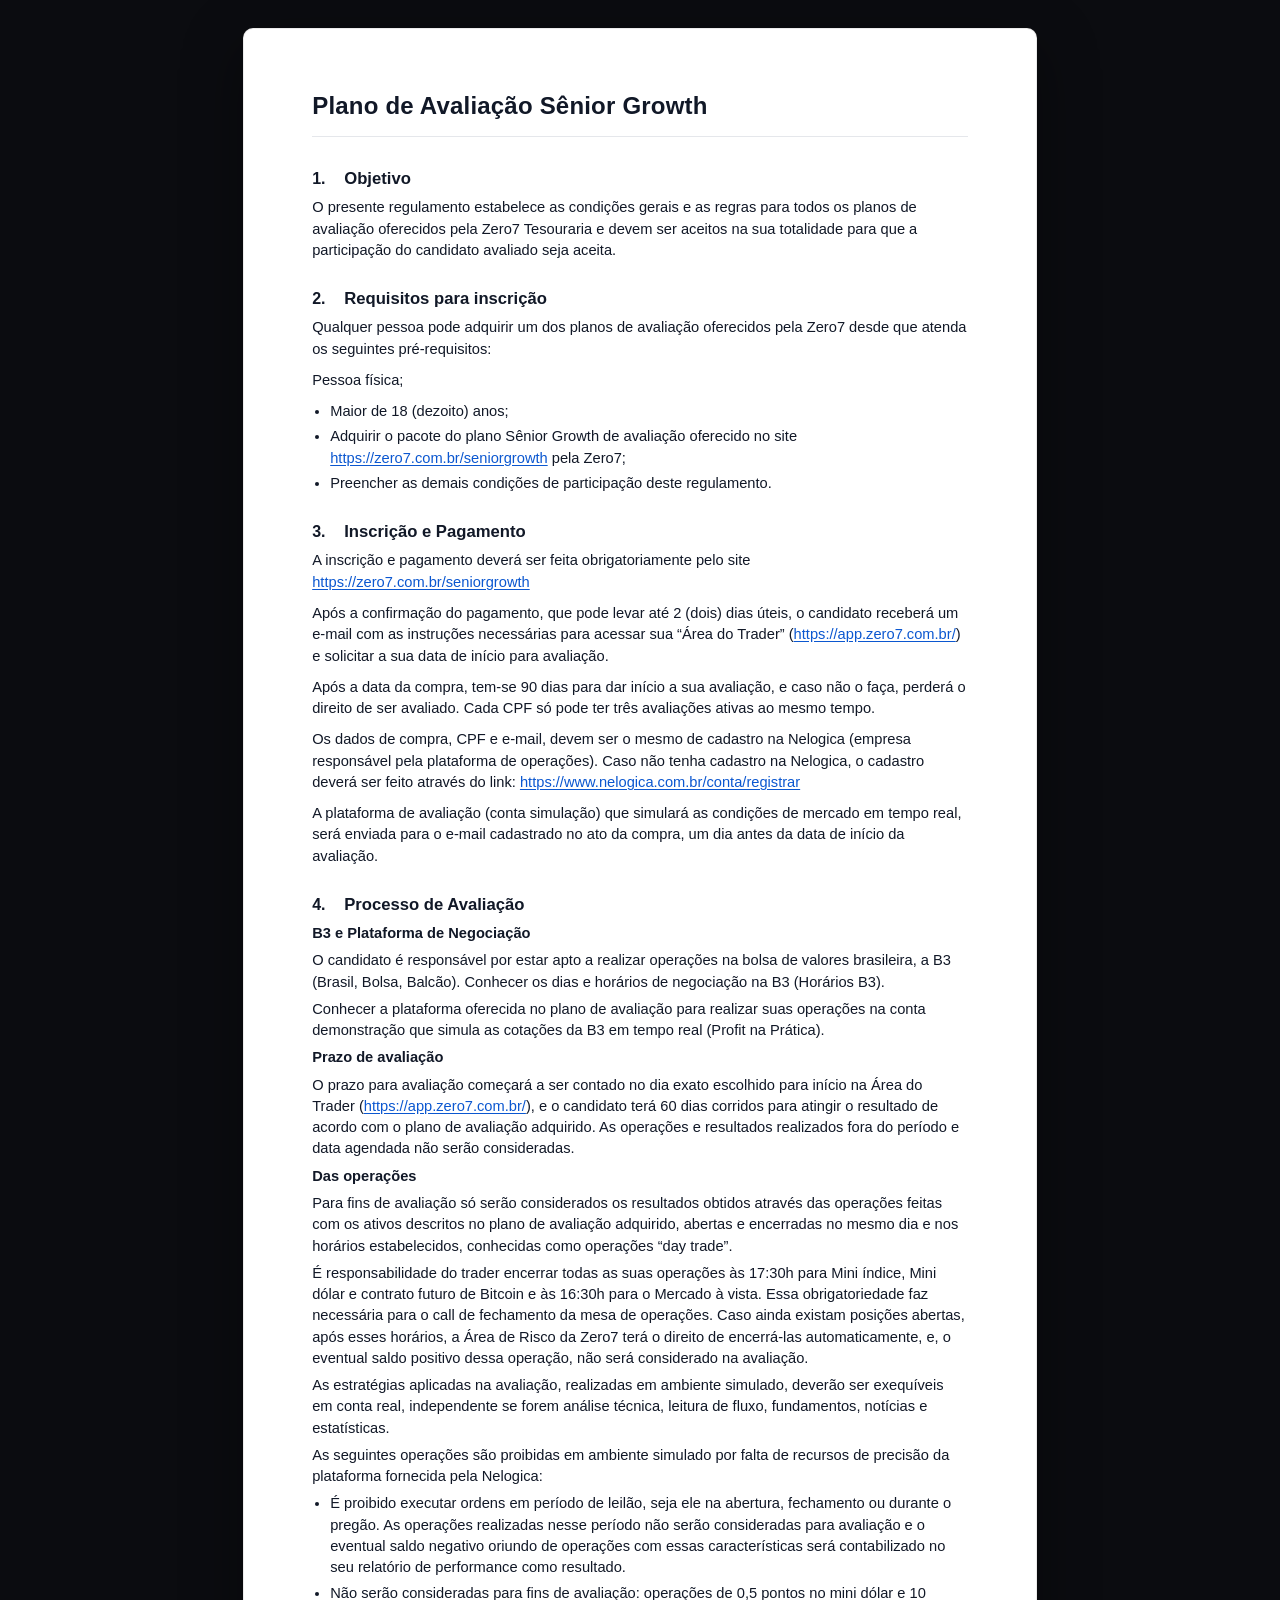
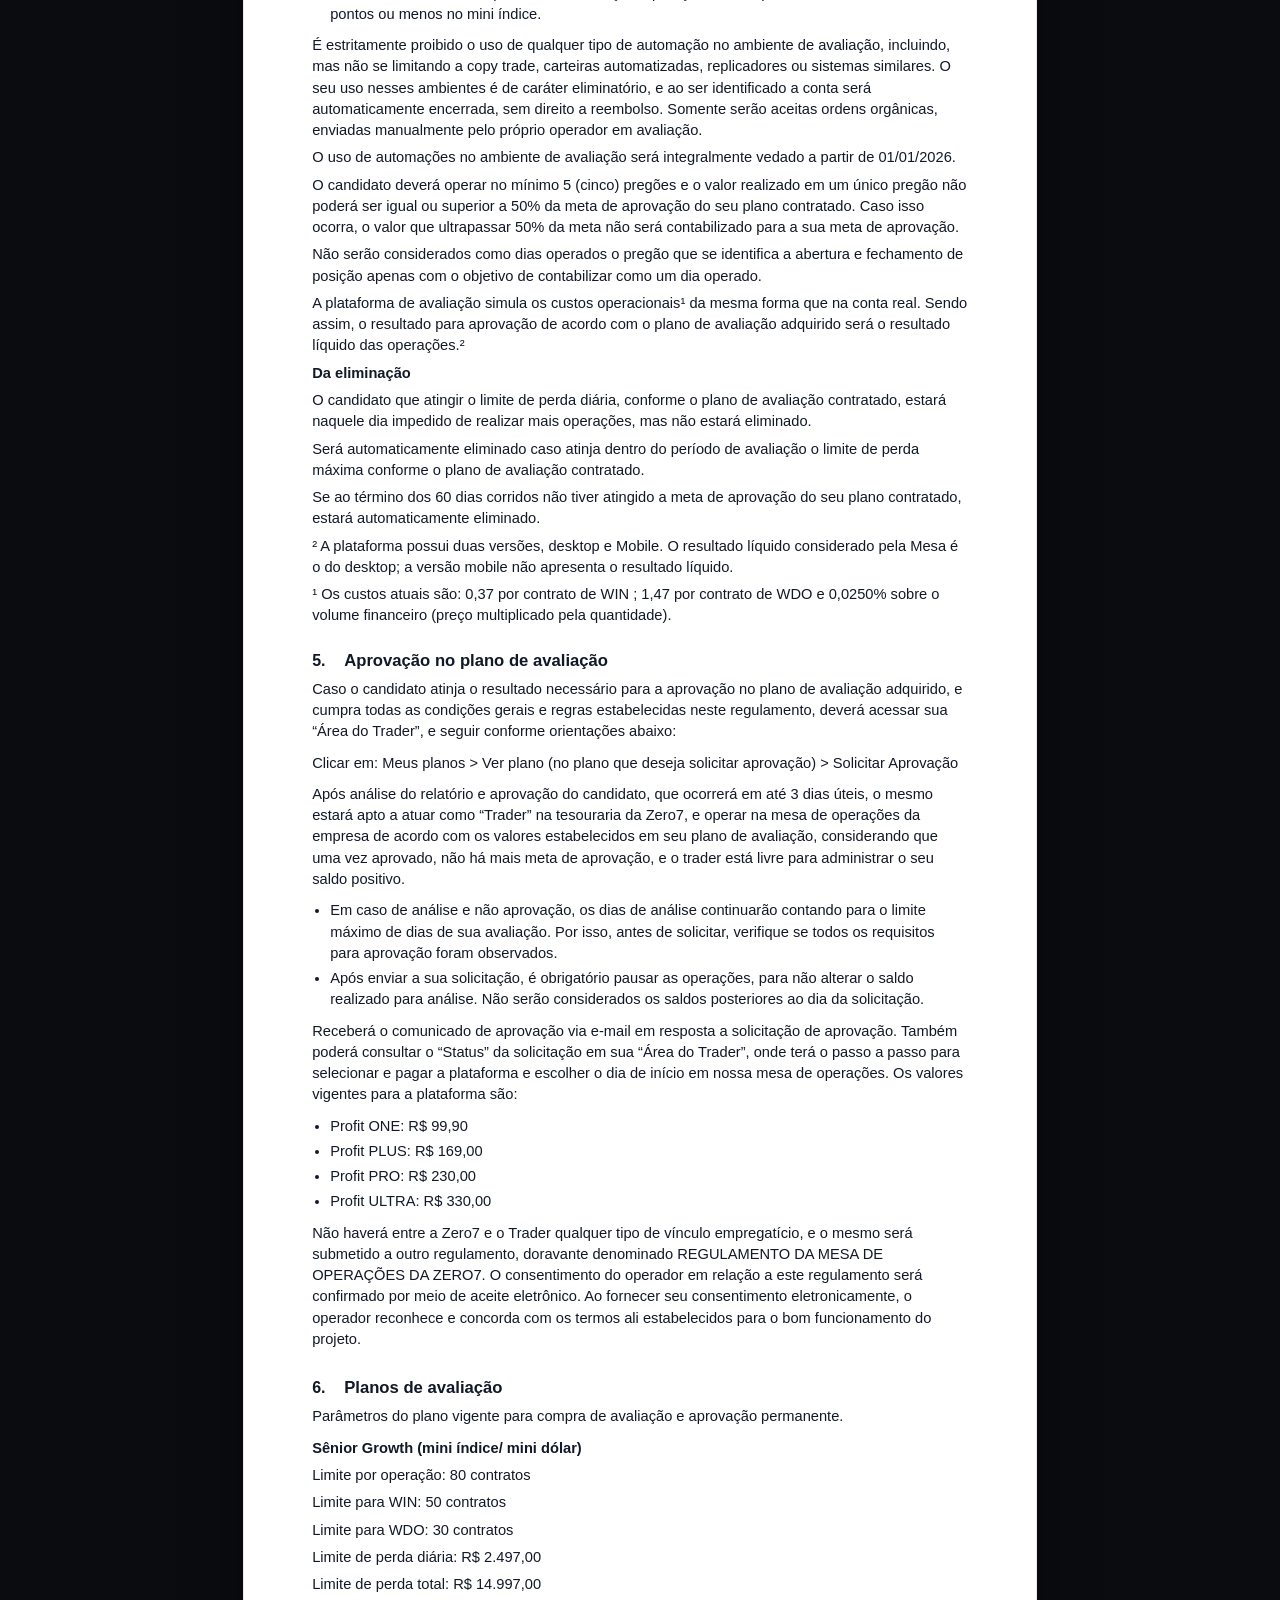
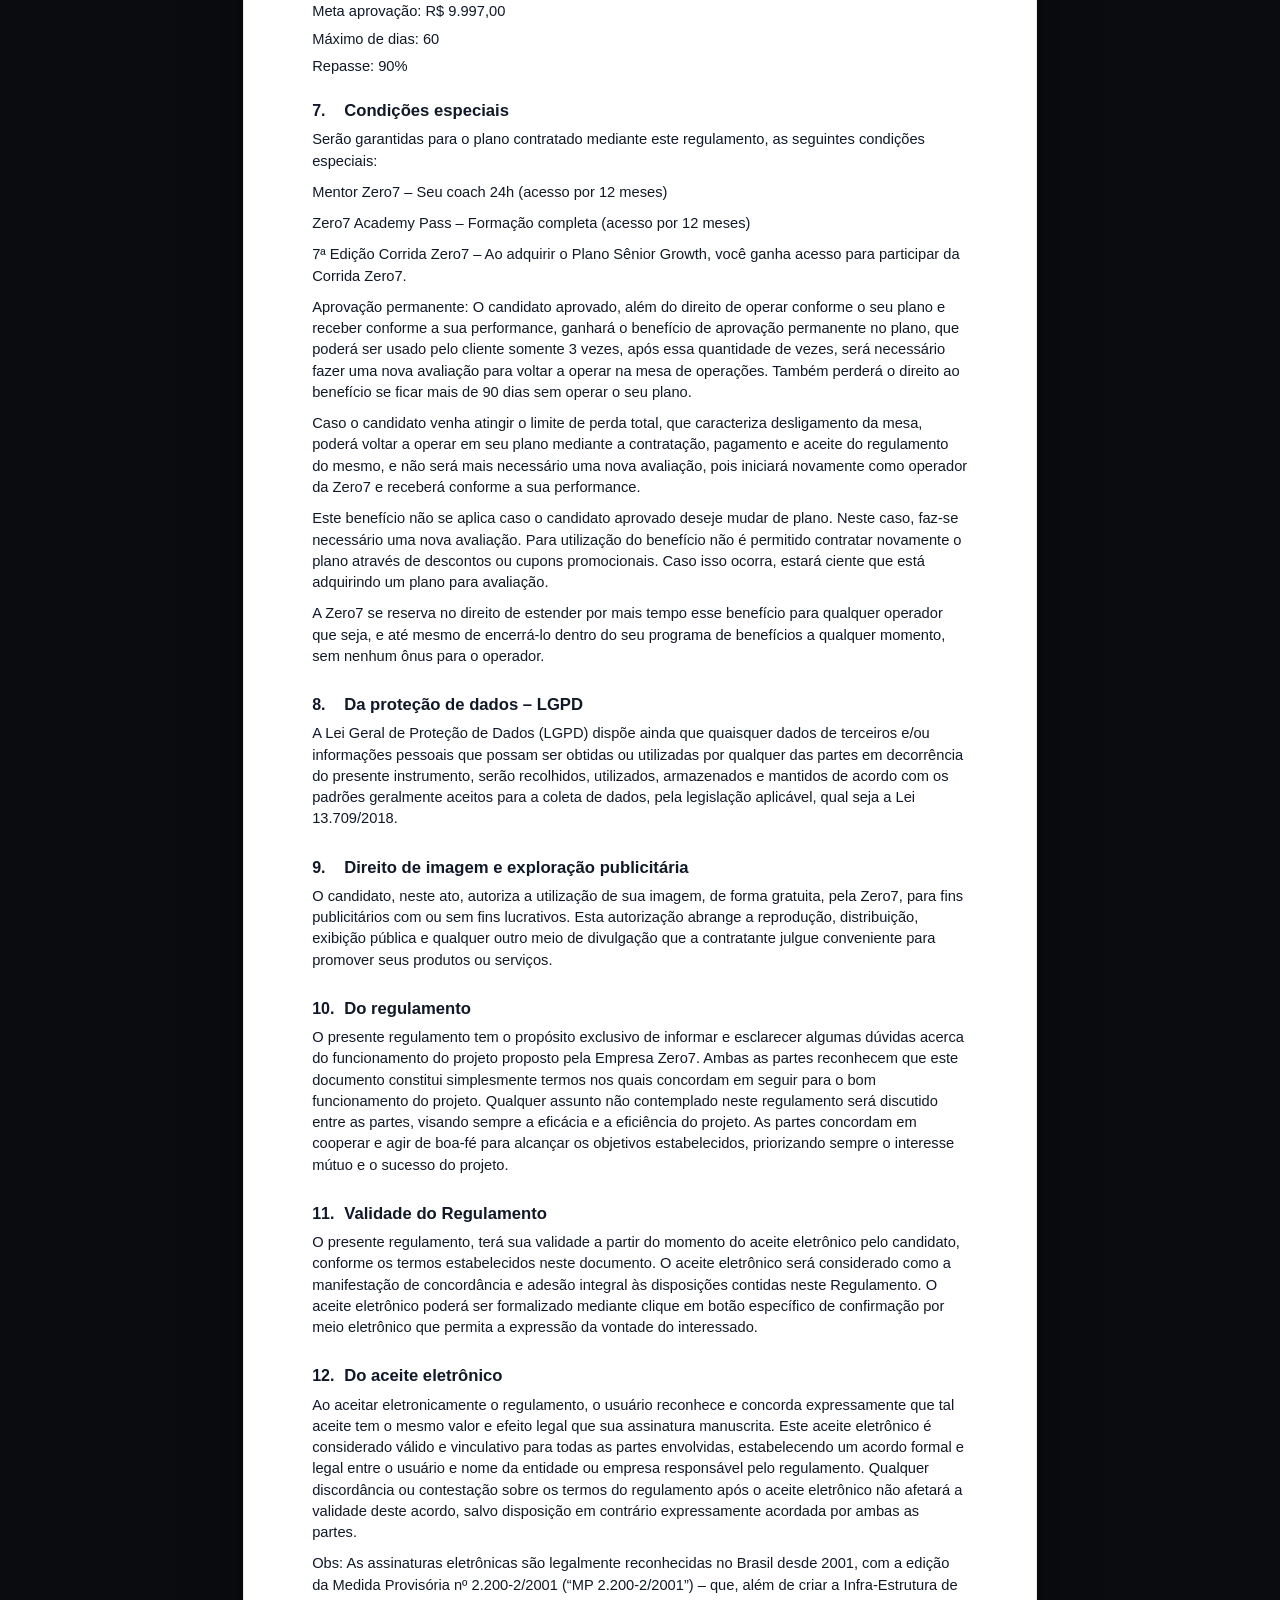
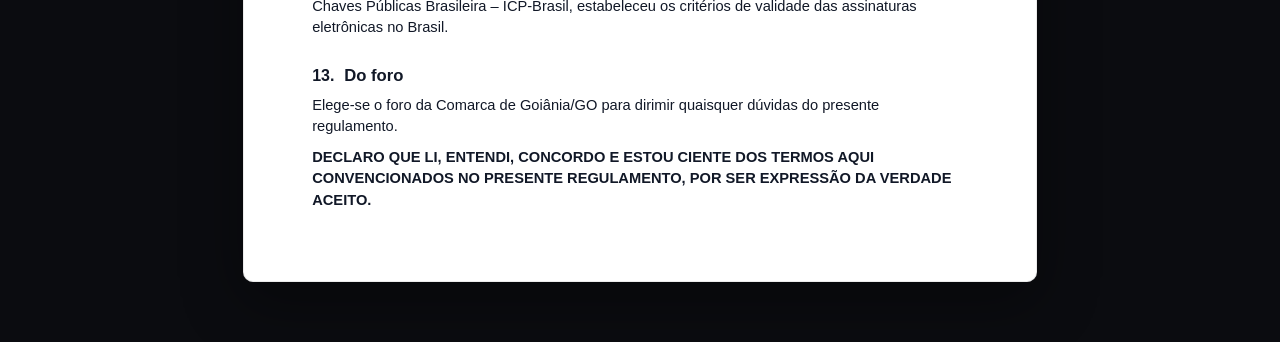
<file: regulamento-plano-senior-growth-2/index.html>
<!DOCTYPE html>
<html lang="pt-BR">
<head>
  <meta charset="utf-8" />
  <meta name="viewport" content="width=device-width,initial-scale=1" />
  <title>Plano de Avaliação Sênior Growth</title>

  <style>
    :root{
      --bg: #0b0c10;
      --paper: #ffffff;
      --ink: #111827;
      --rule: #e5e7eb;
      --link: #0b57d0;
      --link-hover: #0842a0;

      --a4-w: 210mm;
      --pad-x: 18mm;
      --pad-y: 16mm;

      --title: 18pt;
      --h2: 12.5pt;
      --p: 11pt;
      --lh: 1.45;
    }

    *{ box-sizing:border-box; }

    body{
      margin:0;
      background: var(--bg);
      color: var(--ink);
      font-family: Arial, Helvetica, sans-serif;
      line-height: var(--lh);
    }

    .viewer{
      min-height:100vh;
      padding:28px 14px 60px;
      display:flex;
      justify-content:center;
      align-items:flex-start;
    }

    .page{
      width: var(--a4-w);
      background: var(--paper);
      border: 1px solid rgba(0,0,0,.08);
      box-shadow: 0 18px 60px rgba(0,0,0,.40);
      border-radius: 10px;
      overflow: hidden;
    }

    .page-inner{
      padding: var(--pad-y) var(--pad-x);
    }

    h1{
      margin: 0 0 12px 0;
      font-size: var(--title);
      font-weight: 700;
      letter-spacing: .2px;
    }

    h2{
      margin: 16px 0 6px;
      font-size: var(--h2);
      font-weight: 700;
    }

    p{
      margin: 0 0 10px 0;
      font-size: var(--p);
    }

    ul{
      margin: 6px 0 10px 18px;
      padding: 0;
      font-size: var(--p);
    }

    li{ margin: 4px 0; }

    hr{
      border:0;
      border-top:1px solid var(--rule);
      margin: 12px 0 14px;
    }

    a{
      color: var(--link);
      text-decoration: underline;
      text-underline-offset: 2px;
      word-break: break-word;
    }

    a:hover{
      color: var(--link-hover);
    }

    .sec-title{
      display:flex;
      gap:10px;
      align-items:baseline;
    }

    .sec-num{
      width:22px;
      flex:0 0 22px;
      font-weight:700;
    }

    .plan-lines p,
    .compact p{
      margin-bottom: 6px;
    }

    .final{
      font-weight: 700;
      text-transform: uppercase;
    }

    @media print{
      body{ background:#fff; }
      .viewer{ padding:0; }
      .page{
        width:auto;
        border:none;
        border-radius:0;
        box-shadow:none;
      }
      .page-inner{
        padding:14mm 16mm;
      }
      a{
        color:#000;
      }
    }

    @media (max-width: 980px){
      .page{
        width:min(100%, 980px);
      }

      :root{
        --pad-x: 14px;
        --pad-y: 16px;
      }

      .sec-num{
        width:20px;
        flex-basis:20px;
      }
    }
  </style>
</head>
<body>
  <main class="viewer">
    <article class="page" role="document" aria-label="Plano de Avaliação Sênior Growth">
      <div class="page-inner">
        <h1>Plano de Avaliação Sênior Growth</h1>
        <hr />

        <section class="sec">
          <div class="sec-title">
            <div class="sec-num">1.</div>
            <h2>Objetivo</h2>
          </div>
          <p>O presente regulamento estabelece as condições gerais e as regras para todos os planos de avaliação oferecidos pela Zero7 Tesouraria e devem ser aceitos na sua totalidade para que a participação do candidato avaliado seja aceita.</p>
        </section>

        <section class="sec">
          <div class="sec-title">
            <div class="sec-num">2.</div>
            <h2>Requisitos para inscrição</h2>
          </div>
          <p>Qualquer pessoa pode adquirir um dos planos de avaliação oferecidos pela Zero7 desde que atenda os seguintes pré-requisitos:</p>
          <p>Pessoa física;</p>
          <ul>
            <li>Maior de 18 (dezoito) anos;</li>
            <li>Adquirir o pacote do plano Sênior Growth de avaliação oferecido no site <a href="https://zero7.com.br/seniorgrowth" target="_blank" rel="noopener noreferrer">https://zero7.com.br/seniorgrowth</a> pela Zero7;</li>
            <li>Preencher as demais condições de participação deste regulamento.</li>
          </ul>
        </section>

        <section class="sec">
          <div class="sec-title">
            <div class="sec-num">3.</div>
            <h2>Inscrição e Pagamento</h2>
          </div>
          <p>A inscrição e pagamento deverá ser feita obrigatoriamente pelo site <a href="https://zero7.com.br/seniorgrowth" target="_blank" rel="noopener noreferrer">https://zero7.com.br/seniorgrowth</a></p>
          <p>Após a confirmação do pagamento, que pode levar até 2 (dois) dias úteis, o candidato receberá um e-mail com as instruções necessárias para acessar sua “Área do Trader” (<a href="https://app.zero7.com.br/" target="_blank" rel="noopener noreferrer">https://app.zero7.com.br/</a>) e solicitar a sua data de início para avaliação.</p>
          <p>Após a data da compra, tem-se 90 dias para dar início a sua avaliação, e caso não o faça, perderá o direito de ser avaliado. Cada CPF só pode ter três avaliações ativas ao mesmo tempo.</p>
          <p>Os dados de compra, CPF e e-mail, devem ser o mesmo de cadastro na Nelogica (empresa responsável pela plataforma de operações). Caso não tenha cadastro na Nelogica, o cadastro deverá ser feito através do link: <a href="https://www.nelogica.com.br/conta/registrar" target="_blank" rel="noopener noreferrer">https://www.nelogica.com.br/conta/registrar</a></p>
          <p>A plataforma de avaliação (conta simulação) que simulará as condições de mercado em tempo real, será enviada para o e-mail cadastrado no ato da compra, um dia antes da data de início da avaliação.</p>
        </section>

        <section class="sec">
          <div class="sec-title">
            <div class="sec-num">4.</div>
            <h2>Processo de Avaliação</h2>
          </div>

          <div class="compact">
            <p><strong>B3 e Plataforma de Negociação</strong></p>
            <p>O candidato é responsável por estar apto a realizar operações na bolsa de valores brasileira, a B3 (Brasil, Bolsa, Balcão). Conhecer os dias e horários de negociação na B3 (Horários B3).</p>
            <p>Conhecer a plataforma oferecida no plano de avaliação para realizar suas operações na conta demonstração que simula as cotações da B3 em tempo real (Profit na Prática).</p>

            <p><strong>Prazo de avaliação</strong></p>
            <p>O prazo para avaliação começará a ser contado no dia exato escolhido para início na Área do Trader (<a href="https://app.zero7.com.br/" target="_blank" rel="noopener noreferrer">https://app.zero7.com.br/</a>), e o candidato terá 60 dias corridos para atingir o resultado de acordo com o plano de avaliação adquirido. As operações e resultados realizados fora do período e data agendada não serão consideradas.</p>

            <p><strong>Das operações</strong></p>
            <p>Para fins de avaliação só serão considerados os resultados obtidos através das operações feitas com os ativos descritos no plano de avaliação adquirido, abertas e encerradas no mesmo dia e nos horários estabelecidos, conhecidas como operações “day trade”.</p>
            <p>É responsabilidade do trader encerrar todas as suas operações às 17:30h para Mini índice, Mini dólar e contrato futuro de Bitcoin e às 16:30h para o Mercado à vista. Essa obrigatoriedade faz necessária para o call de fechamento da mesa de operações. Caso ainda existam posições abertas, após esses horários, a Área de Risco da Zero7 terá o direito de encerrá-las automaticamente, e, o eventual saldo positivo dessa operação, não será considerado na avaliação.</p>
            <p>As estratégias aplicadas na avaliação, realizadas em ambiente simulado, deverão ser exequíveis em conta real, independente se forem análise técnica, leitura de fluxo, fundamentos, notícias e estatísticas.</p>
            <p>As seguintes operações são proibidas em ambiente simulado por falta de recursos de precisão da plataforma fornecida pela Nelogica:</p>
          </div>

          <ul>
            <li>É proibido executar ordens em período de leilão, seja ele na abertura, fechamento ou durante o pregão. As operações realizadas nesse período não serão consideradas para avaliação e o eventual saldo negativo oriundo de operações com essas características será contabilizado no seu relatório de performance como resultado.</li>
            <li>Não serão consideradas para fins de avaliação: operações de 0,5 pontos no mini dólar e 10 pontos ou menos no mini índice.</li>
          </ul>

          <div class="compact">
            <p>É estritamente proibido o uso de qualquer tipo de automação no ambiente de avaliação, incluindo, mas não se limitando a copy trade, carteiras automatizadas, replicadores ou sistemas similares. O seu uso nesses ambientes é de caráter eliminatório, e ao ser identificado a conta será automaticamente encerrada, sem direito a reembolso. Somente serão aceitas ordens orgânicas, enviadas manualmente pelo próprio operador em avaliação.</p>
            <p>O uso de automações no ambiente de avaliação será integralmente vedado a partir de 01/01/2026.</p>
            <p>O candidato deverá operar no mínimo 5 (cinco) pregões e o valor realizado em um único pregão não poderá ser igual ou superior a 50% da meta de aprovação do seu plano contratado. Caso isso ocorra, o valor que ultrapassar 50% da meta não será contabilizado para a sua meta de aprovação.</p>
            <p>Não serão considerados como dias operados o pregão que se identifica a abertura e fechamento de posição apenas com o objetivo de contabilizar como um dia operado.</p>
            <p>A plataforma de avaliação simula os custos operacionais¹ da mesma forma que na conta real. Sendo assim, o resultado para aprovação de acordo com o plano de avaliação adquirido será o resultado líquido das operações.²</p>

            <p><strong>Da eliminação</strong></p>
            <p>O candidato que atingir o limite de perda diária, conforme o plano de avaliação contratado, estará naquele dia impedido de realizar mais operações, mas não estará eliminado.</p>
            <p>Será automaticamente eliminado caso atinja dentro do período de avaliação o limite de perda máxima conforme o plano de avaliação contratado.</p>
            <p>Se ao término dos 60 dias corridos não tiver atingido a meta de aprovação do seu plano contratado, estará automaticamente eliminado.</p>

            <p>² A plataforma possui duas versões, desktop e Mobile. O resultado líquido considerado pela Mesa é o do desktop; a versão mobile não apresenta o resultado líquido.</p>
            <p>¹ Os custos atuais são: 0,37 por contrato de WIN ; 1,47 por contrato de WDO e 0,0250% sobre o volume financeiro (preço multiplicado pela quantidade).</p>
          </div>
        </section>

        <section class="sec">
          <div class="sec-title">
            <div class="sec-num">5.</div>
            <h2>Aprovação no plano de avaliação</h2>
          </div>
          <p>Caso o candidato atinja o resultado necessário para a aprovação no plano de avaliação adquirido, e cumpra todas as condições gerais e regras estabelecidas neste regulamento, deverá acessar sua “Área do Trader”, e seguir conforme orientações abaixo:</p>
          <p>Clicar em: Meus planos &gt; Ver plano (no plano que deseja solicitar aprovação) &gt; Solicitar Aprovação</p>
          <p>Após análise do relatório e aprovação do candidato, que ocorrerá em até 3 dias úteis, o mesmo estará apto a atuar como “Trader” na tesouraria da Zero7, e operar na mesa de operações da empresa de acordo com os valores estabelecidos em seu plano de avaliação, considerando que uma vez aprovado, não há mais meta de aprovação, e o trader está livre para administrar o seu saldo positivo.</p>

          <ul>
            <li>Em caso de análise e não aprovação, os dias de análise continuarão contando para o limite máximo de dias de sua avaliação. Por isso, antes de solicitar, verifique se todos os requisitos para aprovação foram observados.</li>
            <li>Após enviar a sua solicitação, é obrigatório pausar as operações, para não alterar o saldo realizado para análise. Não serão considerados os saldos posteriores ao dia da solicitação.</li>
          </ul>

          <p>Receberá o comunicado de aprovação via e-mail em resposta a solicitação de aprovação. Também poderá consultar o “Status” da solicitação em sua “Área do Trader”, onde terá o passo a passo para selecionar e pagar a plataforma e escolher o dia de início em nossa mesa de operações. Os valores vigentes para a plataforma são:</p>

          <ul>
            <li>Profit ONE: R$ 99,90</li>
            <li>Profit PLUS: R$ 169,00</li>
            <li>Profit PRO: R$ 230,00</li>
            <li>Profit ULTRA: R$ 330,00</li>
          </ul>

          <p>Não haverá entre a Zero7 e o Trader qualquer tipo de vínculo empregatício, e o mesmo será submetido a outro regulamento, doravante denominado REGULAMENTO DA MESA DE OPERAÇÕES DA ZERO7. O consentimento do operador em relação a este regulamento será confirmado por meio de aceite eletrônico. Ao fornecer seu consentimento eletronicamente, o operador reconhece e concorda com os termos ali estabelecidos para o bom funcionamento do projeto.</p>
        </section>

        <section class="sec">
          <div class="sec-title">
            <div class="sec-num">6.</div>
            <h2>Planos de avaliação</h2>
          </div>
          <p>Parâmetros do plano vigente para compra de avaliação e aprovação permanente.</p>

          <div class="plan-lines">
            <p><strong>Sênior Growth (mini índice/ mini dólar)</strong></p>
            <p>Limite por operação: 80 contratos</p>
            <p>Limite para WIN: 50 contratos</p>
            <p>Limite para WDO: 30 contratos</p>
            <p>Limite de perda diária: R$ 2.497,00</p>
            <p>Limite de perda total: R$ 14.997,00</p>
            <p>Meta aprovação: R$ 9.997,00</p>
            <p>Máximo de dias: 60</p>
            <p>Repasse: 90%</p>
          </div>
        </section>

        <section class="sec">
          <div class="sec-title">
            <div class="sec-num">7.</div>
            <h2>Condições especiais</h2>
          </div>
          <p>Serão garantidas para o plano contratado mediante este regulamento, as seguintes condições especiais:</p>
          <p>Mentor Zero7 – Seu coach 24h (acesso por 12 meses)</p>
          <p>Zero7 Academy Pass – Formação completa (acesso por 12 meses)</p>
          <p>7ª Edição Corrida Zero7 – Ao adquirir o Plano Sênior Growth, você ganha acesso para participar da Corrida Zero7.</p>
          <p>Aprovação permanente: O candidato aprovado, além do direito de operar conforme o seu plano e receber conforme a sua performance, ganhará o benefício de aprovação permanente no plano, que poderá ser usado pelo cliente somente 3 vezes, após essa quantidade de vezes, será necessário fazer uma nova avaliação para voltar a operar na mesa de operações. Também perderá o direito ao benefício se ficar mais de 90 dias sem operar o seu plano.</p>
          <p>Caso o candidato venha atingir o limite de perda total, que caracteriza desligamento da mesa, poderá voltar a operar em seu plano mediante a contratação, pagamento e aceite do regulamento do mesmo, e não será mais necessário uma nova avaliação, pois iniciará novamente como operador da Zero7 e receberá conforme a sua performance.</p>
          <p>Este benefício não se aplica caso o candidato aprovado deseje mudar de plano. Neste caso, faz-se necessário uma nova avaliação. Para utilização do benefício não é permitido contratar novamente o plano através de descontos ou cupons promocionais. Caso isso ocorra, estará ciente que está adquirindo um plano para avaliação.</p>
          <p>A Zero7 se reserva no direito de estender por mais tempo esse benefício para qualquer operador que seja, e até mesmo de encerrá-lo dentro do seu programa de benefícios a qualquer momento, sem nenhum ônus para o operador.</p>
        </section>

        <section class="sec">
          <div class="sec-title">
            <div class="sec-num">8.</div>
            <h2>Da proteção de dados – LGPD</h2>
          </div>
          <p>A Lei Geral de Proteção de Dados (LGPD) dispõe ainda que quaisquer dados de terceiros e/ou informações pessoais que possam ser obtidas ou utilizadas por qualquer das partes em decorrência do presente instrumento, serão recolhidos, utilizados, armazenados e mantidos de acordo com os padrões geralmente aceitos para a coleta de dados, pela legislação aplicável, qual seja a Lei 13.709/2018.</p>
        </section>

        <section class="sec">
          <div class="sec-title">
            <div class="sec-num">9.</div>
            <h2>Direito de imagem e exploração publicitária</h2>
          </div>
          <p>O candidato, neste ato, autoriza a utilização de sua imagem, de forma gratuita, pela Zero7, para fins publicitários com ou sem fins lucrativos. Esta autorização abrange a reprodução, distribuição, exibição pública e qualquer outro meio de divulgação que a contratante julgue conveniente para promover seus produtos ou serviços.</p>
        </section>

        <section class="sec">
          <div class="sec-title">
            <div class="sec-num">10.</div>
            <h2>Do regulamento</h2>
          </div>
          <p>O presente regulamento tem o propósito exclusivo de informar e esclarecer algumas dúvidas acerca do funcionamento do projeto proposto pela Empresa Zero7. Ambas as partes reconhecem que este documento constitui simplesmente termos nos quais concordam em seguir para o bom funcionamento do projeto. Qualquer assunto não contemplado neste regulamento será discutido entre as partes, visando sempre a eficácia e a eficiência do projeto. As partes concordam em cooperar e agir de boa-fé para alcançar os objetivos estabelecidos, priorizando sempre o interesse mútuo e o sucesso do projeto.</p>
        </section>

        <section class="sec">
          <div class="sec-title">
            <div class="sec-num">11.</div>
            <h2>Validade do Regulamento</h2>
          </div>
          <p>O presente regulamento, terá sua validade a partir do momento do aceite eletrônico pelo candidato, conforme os termos estabelecidos neste documento. O aceite eletrônico será considerado como a manifestação de concordância e adesão integral às disposições contidas neste Regulamento. O aceite eletrônico poderá ser formalizado mediante clique em botão específico de confirmação por meio eletrônico que permita a expressão da vontade do interessado.</p>
        </section>

        <section class="sec">
          <div class="sec-title">
            <div class="sec-num">12.</div>
            <h2>Do aceite eletrônico</h2>
          </div>
          <p>Ao aceitar eletronicamente o regulamento, o usuário reconhece e concorda expressamente que tal aceite tem o mesmo valor e efeito legal que sua assinatura manuscrita. Este aceite eletrônico é considerado válido e vinculativo para todas as partes envolvidas, estabelecendo um acordo formal e legal entre o usuário e nome da entidade ou empresa responsável pelo regulamento. Qualquer discordância ou contestação sobre os termos do regulamento após o aceite eletrônico não afetará a validade deste acordo, salvo disposição em contrário expressamente acordada por ambas as partes.</p>
          <p>Obs: As assinaturas eletrônicas são legalmente reconhecidas no Brasil desde 2001, com a edição da Medida Provisória nº 2.200-2/2001 (“MP 2.200-2/2001”) – que, além de criar a Infra-Estrutura de Chaves Públicas Brasileira – ICP-Brasil, estabeleceu os critérios de validade das assinaturas eletrônicas no Brasil.</p>
        </section>

        <section class="sec">
          <div class="sec-title">
            <div class="sec-num">13.</div>
            <h2>Do foro</h2>
          </div>
          <p>Elege-se o foro da Comarca de Goiânia/GO para dirimir quaisquer dúvidas do presente regulamento.</p>
          <p class="final">DECLARO QUE LI, ENTENDI, CONCORDO E ESTOU CIENTE DOS TERMOS AQUI CONVENCIONADOS NO PRESENTE REGULAMENTO, POR SER EXPRESSÃO DA VERDADE ACEITO.</p>
        </section>
      </div>
    </article>
  </main>
</body>
</html>
</file>
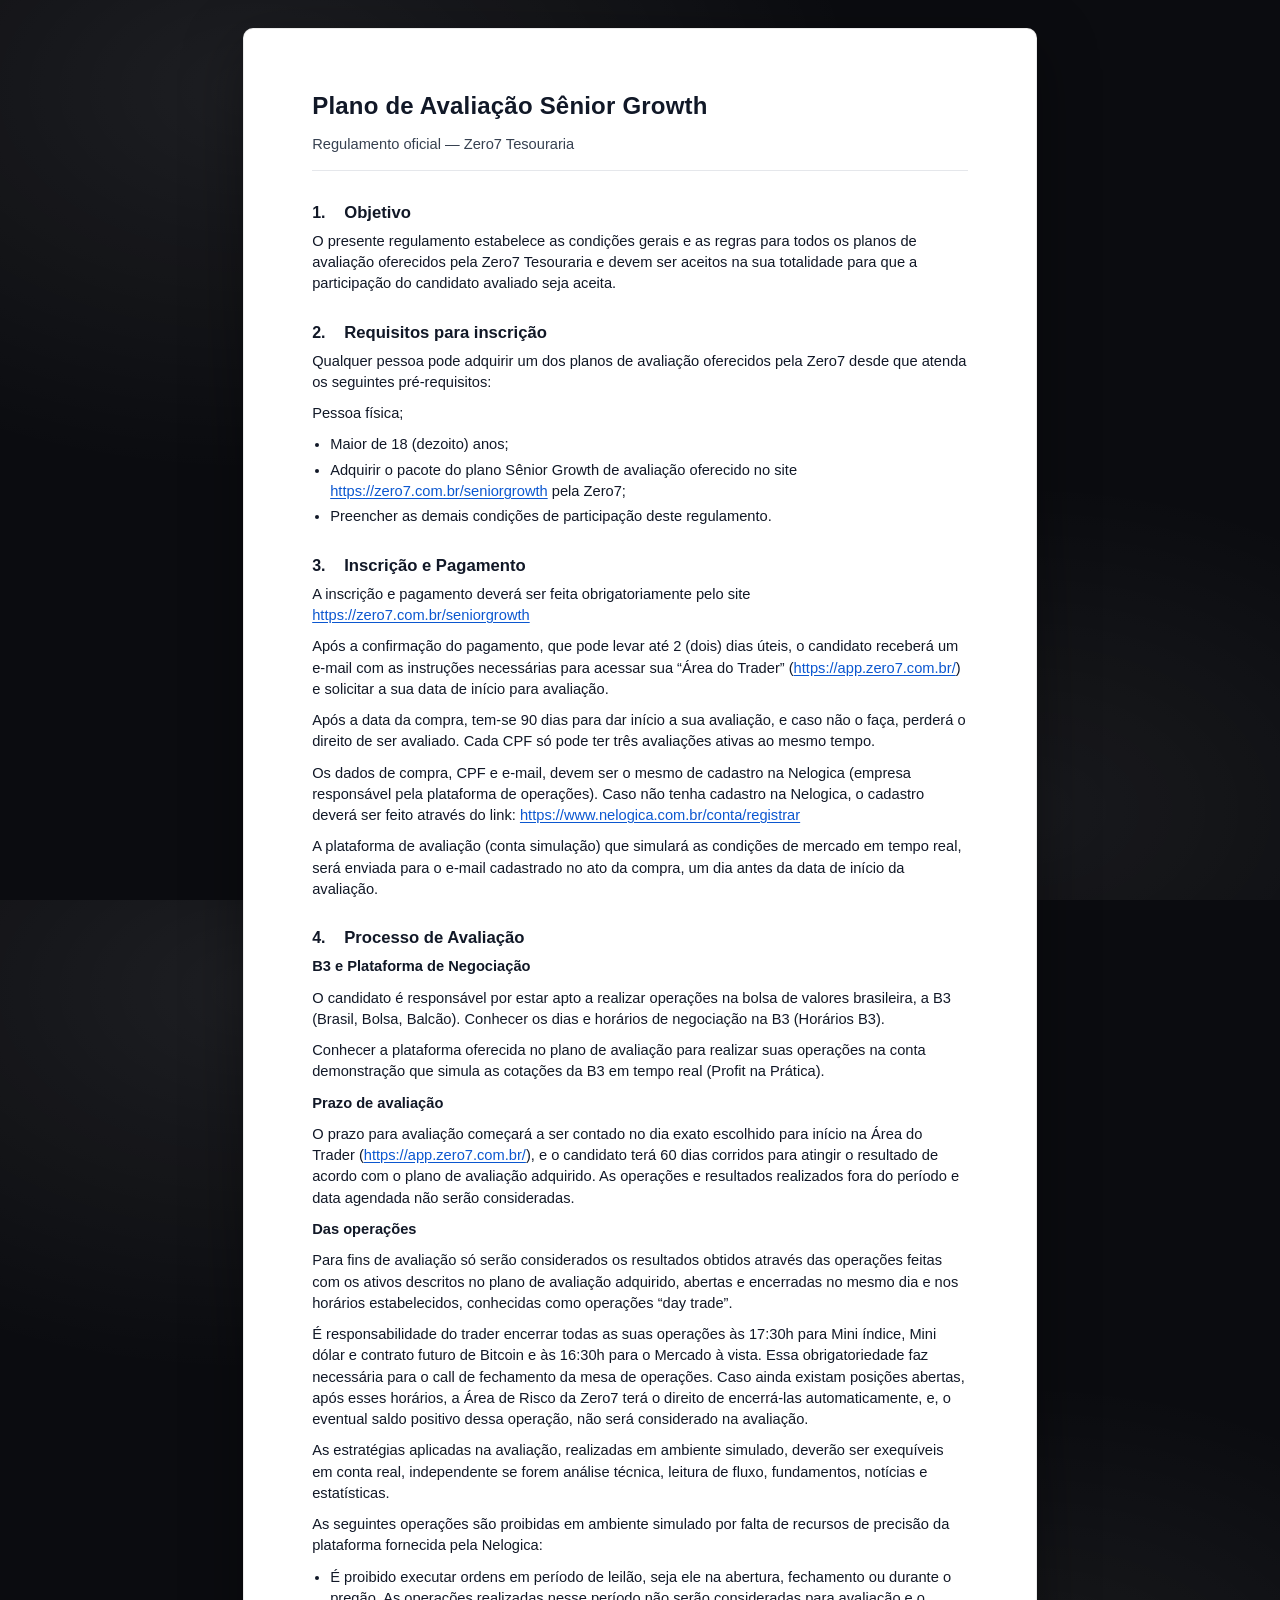
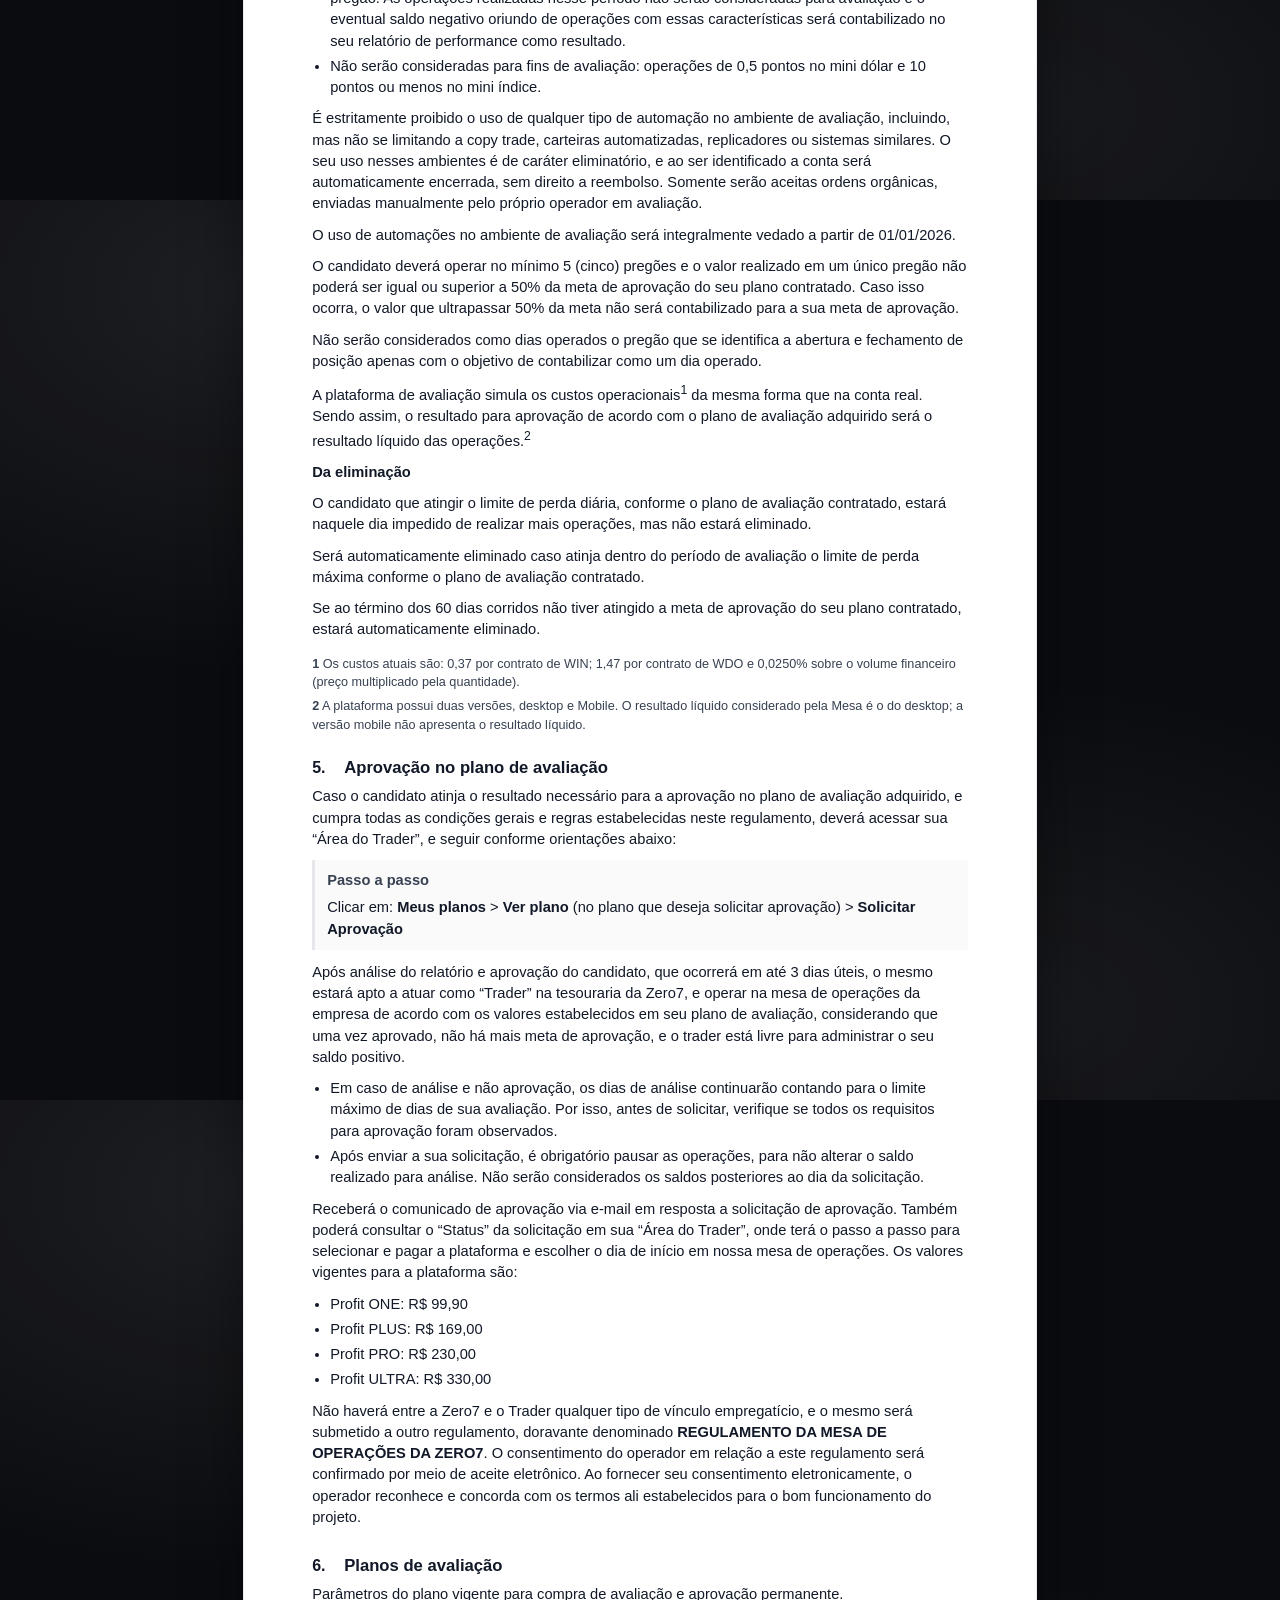
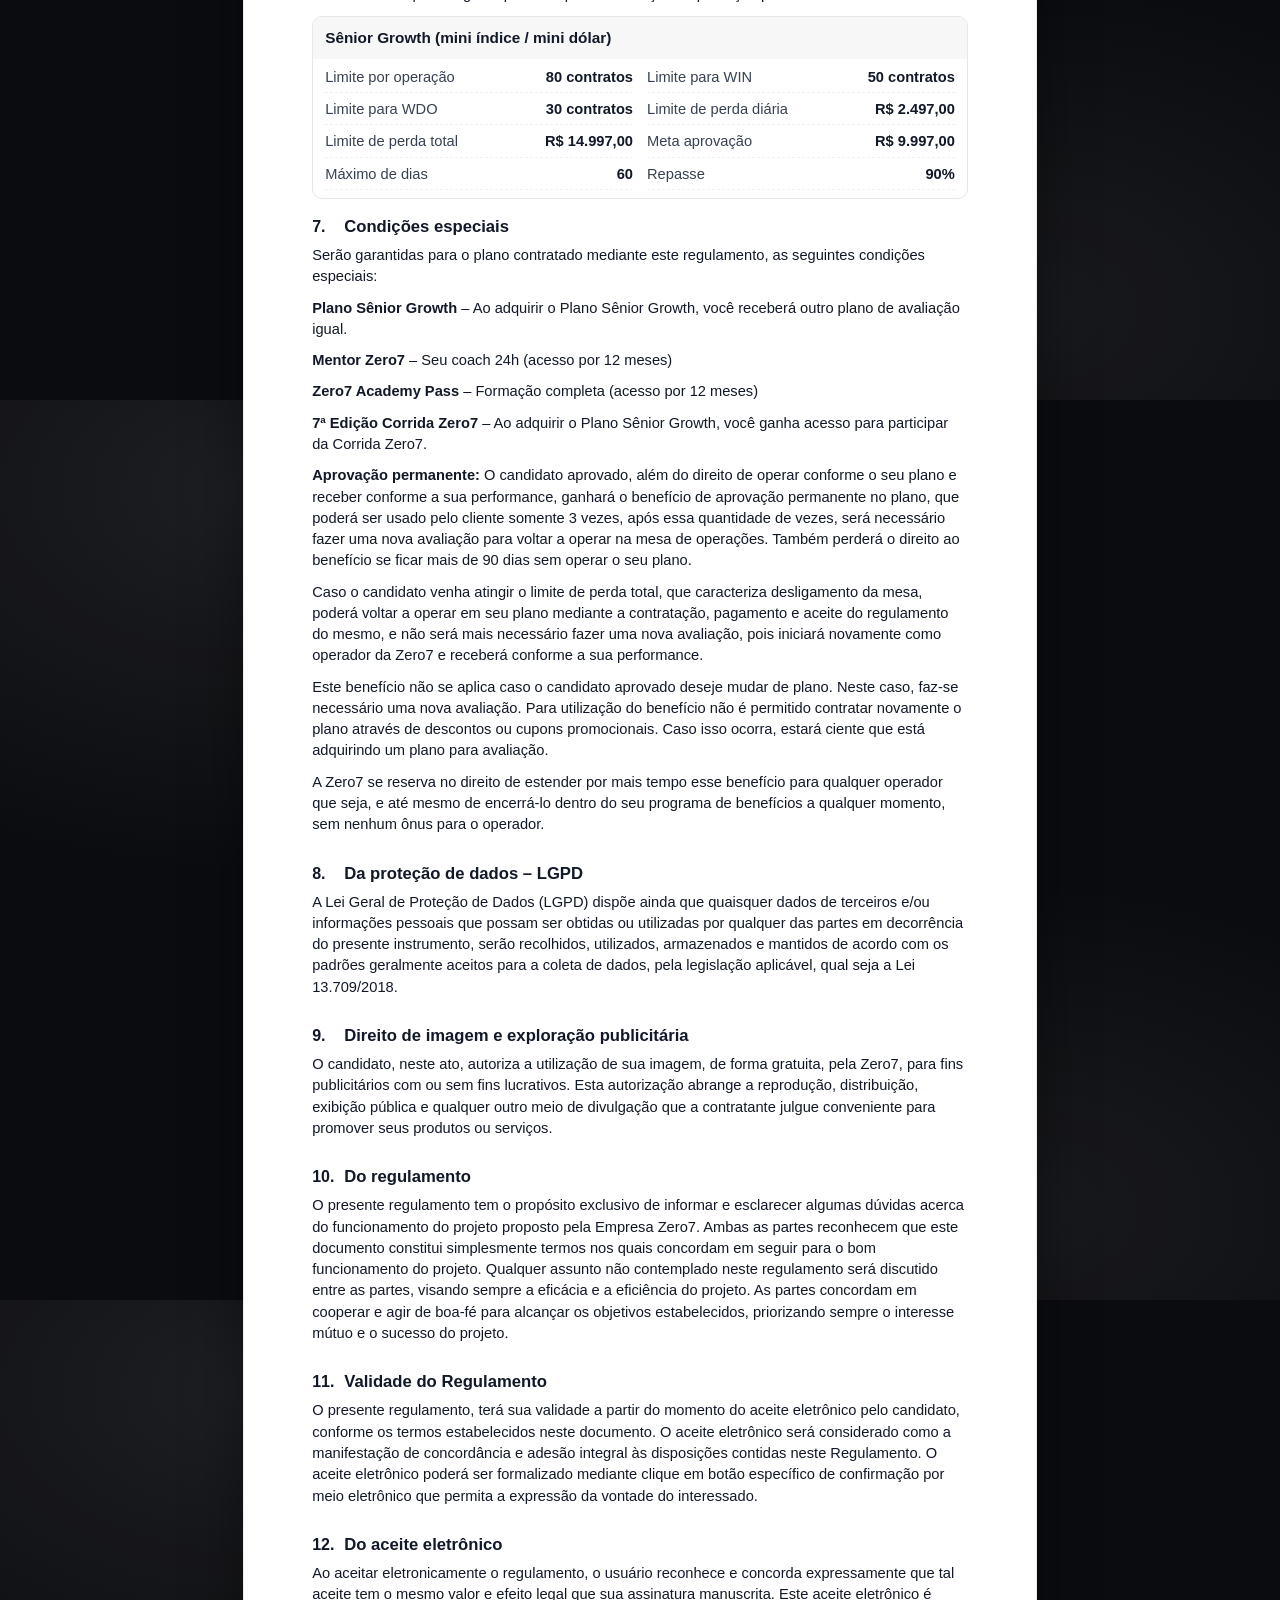
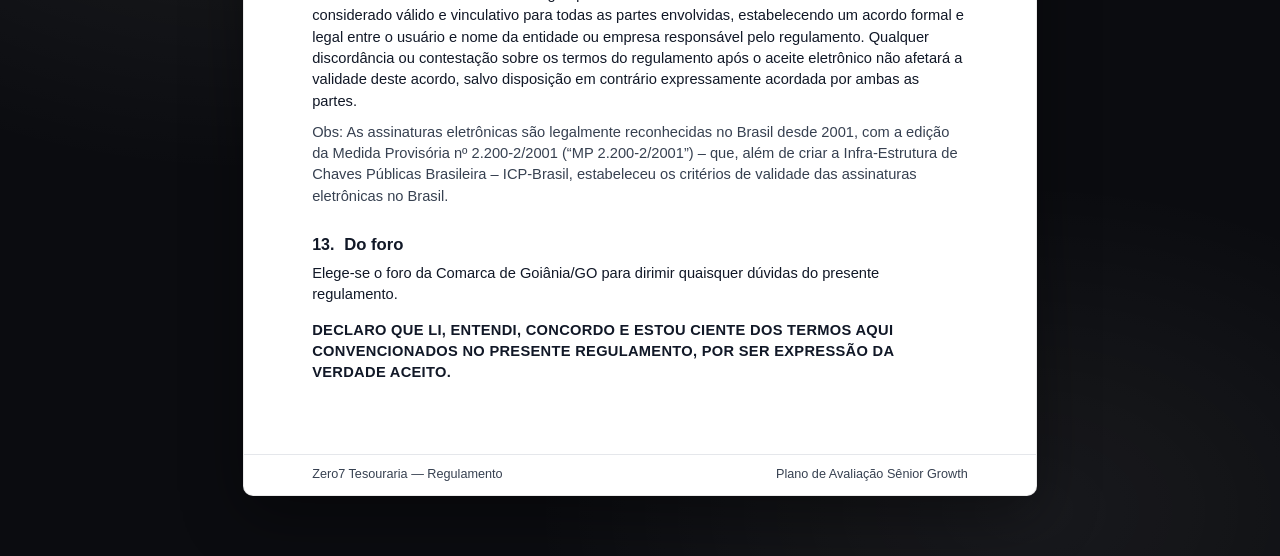
<file: regulamento-plano-senior-growth/index.html>
<!DOCTYPE html>
<html lang="pt-BR">
<head>
  <meta charset="utf-8" />
  <meta name="viewport" content="width=device-width,initial-scale=1" />
  <title>Regulamento — Plano de Avaliação Sênior Growth</title>

  <style>
    :root{
      --bg: #0b0c10;
      --paper: #ffffff;
      --ink: #111827;
      --muted: #374151;
      --rule: #e5e7eb;
      --link: #0b57d0;
      --link-hover: #0842a0;

      /* “PDF feel” */
      --a4-w: 210mm;
      --a4-h: 297mm;
      --pad-x: 18mm;
      --pad-y: 16mm;

      --title: 18pt;
      --h2: 12.5pt;
      --h3: 11.5pt;
      --p: 11pt;
      --small: 9.5pt;

      --lh: 1.45;
    }

    *{ box-sizing:border-box; }
    html, body{ height:100%; }
    body{
      margin:0;
      background: radial-gradient(1100px 700px at 20% 10%, rgba(255,255,255,.08), transparent 55%),
                  radial-gradient(900px 600px at 80% 90%, rgba(255,255,255,.06), transparent 55%),
                  var(--bg);
      color: var(--ink);
      font-family: Arial, Helvetica, system-ui, -apple-system, Segoe UI, Roboto, sans-serif;
      line-height: var(--lh);
    }

    /* Container para centralizar e dar “visual de arquivo” */
    .viewer{
      min-height: 100%;
      padding: 28px 14px 60px;
      display:flex;
      justify-content:center;
      align-items:flex-start;
    }

    /* “Folhas” A4 */
    .page{
      width: var(--a4-w);
      background: var(--paper);
      border: 1px solid rgba(0,0,0,.08);
      box-shadow: 0 18px 60px rgba(0,0,0,.40);
      border-radius: 10px;
      overflow:hidden;
    }

    .page-inner{
      padding: var(--pad-y) var(--pad-x);
    }

    /* Tipografia (hierarquia) */
    h1{
      margin: 0 0 10px 0;
      font-size: var(--title);
      font-weight: 700;
      letter-spacing: .2px;
    }

    .subtitle{
      margin: 0 0 14px 0;
      font-size: var(--p);
      color: var(--muted);
    }

    hr{
      border:0;
      border-top: 1px solid var(--rule);
      margin: 12px 0 14px;
    }

    h2{
      margin: 16px 0 6px;
      font-size: var(--h2);
      font-weight: 700;
    }

    .sec-title{
      display:flex;
      gap: 10px;
      align-items: baseline;
    }
    .sec-num{
      width: 22px;
      flex: 0 0 22px;
      font-weight: 700;
    }

    p{
      margin: 0 0 10px 0;
      font-size: var(--p);
      color: var(--ink);
    }

    .muted{
      color: var(--muted);
    }

    a{
      color: var(--link);
      text-decoration: underline;
      text-underline-offset: 2px;
      word-break: break-word;
    }
    a:hover{ color: var(--link-hover); }

    /* Listas */
    ul{
      margin: 6px 0 10px 18px;
      padding: 0;
      font-size: var(--p);
    }
    li{ margin: 4px 0; }

    .bullets{
      list-style: disc;
    }

    .tight{ margin-top: 6px; }

    /* Blocos especiais */
    .block{
      border-left: 3px solid var(--rule);
      padding: 10px 12px;
      margin: 10px 0 12px;
      background: #fafafa;
    }

    .plan{
      margin-top: 10px;
      border: 1px solid var(--rule);
      border-radius: 10px;
      overflow:hidden;
    }
    .plan header{
      padding: 10px 12px;
      background: #f7f7f7;
      font-weight: 700;
      font-size: var(--h3);
    }
    .plan .rows{
      padding: 8px 12px;
      display: grid;
      grid-template-columns: 1fr 1fr;
      gap: 6px 14px;
      font-size: var(--p);
    }
    .kv{
      display:flex;
      justify-content:space-between;
      gap: 10px;
      border-bottom: 1px dashed #f0f0f0;
      padding-bottom: 4px;
    }
    .kv span:first-child{ color: var(--muted); }
    .kv span:last-child{ font-weight: 700; }

    .footnotes{
      margin-top: 14px;
      font-size: var(--small);
      color: var(--muted);
    }
    .footnotes p{
      font-size: var(--small);
      margin-bottom: 6px;
      color: var(--muted);
    }

    .final{
      margin-top: 14px;
      font-weight: 700;
      text-transform: uppercase;
      letter-spacing: .3px;
    }

    /* “Rodapé de página” opcional */
    .page-footer{
      padding: 10px var(--pad-x) 12px;
      border-top: 1px solid var(--rule);
      font-size: var(--small);
      color: var(--muted);
      display:flex;
      justify-content:space-between;
      gap: 12px;
    }

    /* Impressão */
    @media print{
      body{ background:#fff; }
      .viewer{ padding:0; }
      .page{
        box-shadow: none;
        border: none;
        border-radius: 0;
        width: auto;
      }
      .page-inner{ padding: 14mm 16mm; }
      .page-footer{ display:none; }
      a{ color: #000; text-decoration: underline; }
    }

    /* Mobile: mantém legível */
    @media (max-width: 980px){
      .page{ width: min(100%, 980px); border-radius: 12px; }
      :root{ --pad-x: 14px; --pad-y: 16px; }
      .plan .rows{ grid-template-columns: 1fr; }
      .sec-num{ width: 20px; flex-basis: 20px; }
    }
  </style>
</head>

<body>
  <main class="viewer">
    <article class="page" role="document" aria-label="Regulamento Plano de Avaliação Sênior Growth">
      <div class="page-inner">
        <h1>Plano de Avaliação Sênior Growth</h1>
        <p class="subtitle">Regulamento oficial — Zero7 Tesouraria</p>
        <hr />

        <!-- 1 -->
        <div class="sec">
          <div class="sec-title">
            <div class="sec-num">1.</div>
            <h2>Objetivo</h2>
          </div>
          <p>
            O presente regulamento estabelece as condições gerais e as regras para todos os
            planos de avaliação oferecidos pela Zero7 Tesouraria e devem ser aceitos na sua
            totalidade para que a participação do candidato avaliado seja aceita.
          </p>
        </div>

        <!-- 2 -->
        <div class="sec">
          <div class="sec-title">
            <div class="sec-num">2.</div>
            <h2>Requisitos para inscrição</h2>
          </div>
          <p>
            Qualquer pessoa pode adquirir um dos planos de avaliação oferecidos pela Zero7
            desde que atenda os seguintes pré-requisitos:
          </p>
          <p class="tight">Pessoa física;</p>
          <ul class="bullets">
            <li>Maior de 18 (dezoito) anos;</li>
            <li>
              Adquirir o pacote do plano Sênior Growth de avaliação oferecido no site
              <a href="https://zero7.com.br/seniorgrowth" target="_blank" rel="noopener noreferrer">https://zero7.com.br/seniorgrowth</a>
              pela Zero7;
            </li>
            <li>Preencher as demais condições de participação deste regulamento.</li>
          </ul>
        </div>

        <!-- 3 -->
        <div class="sec">
          <div class="sec-title">
            <div class="sec-num">3.</div>
            <h2>Inscrição e Pagamento</h2>
          </div>
          <p>
            A inscrição e pagamento deverá ser feita obrigatoriamente pelo site
            <a href="https://zero7.com.br/seniorgrowth" target="_blank" rel="noopener noreferrer">https://zero7.com.br/seniorgrowth</a>
          </p>
          <p>
            Após a confirmação do pagamento, que pode levar até 2 (dois) dias úteis, o
            candidato receberá um e-mail com as instruções necessárias para acessar sua
            “Área do Trader” (<a href="https://app.zero7.com.br/" target="_blank" rel="noopener noreferrer">https://app.zero7.com.br/</a>) e solicitar a sua data de início para
            avaliação.
          </p>
          <p>
            Após a data da compra, tem-se 90 dias para dar início a sua avaliação, e caso não o
            faça, perderá o direito de ser avaliado. Cada CPF só pode ter três avaliações ativas
            ao mesmo tempo.
          </p>
          <p>
            Os dados de compra, CPF e e-mail, devem ser o mesmo de cadastro na Nelogica
            (empresa responsável pela plataforma de operações). Caso não tenha cadastro na
            Nelogica, o cadastro deverá ser feito através do link:
            <a href="https://www.nelogica.com.br/conta/registrar" target="_blank" rel="noopener noreferrer">
              https://www.nelogica.com.br/conta/registrar
            </a>
          </p>
          <p>
            A plataforma de avaliação (conta simulação) que simulará as condições de mercado
            em tempo real, será enviada para o e-mail cadastrado no ato da compra, um dia
            antes da data de início da avaliação.
          </p>
        </div>

        <!-- 4 -->
        <div class="sec">
          <div class="sec-title">
            <div class="sec-num">4.</div>
            <h2>Processo de Avaliação</h2>
          </div>

          <p><strong>B3 e Plataforma de Negociação</strong></p>
          <p>
            O candidato é responsável por estar apto a realizar operações na bolsa de valores
            brasileira, a B3 (Brasil, Bolsa, Balcão). Conhecer os dias e horários de negociação
            na B3 (Horários B3).
          </p>
          <p>
            Conhecer a plataforma oferecida no plano de avaliação para realizar suas
            operações na conta demonstração que simula as cotações da B3 em tempo real
            (Profit na Prática).
          </p>

          <p><strong>Prazo de avaliação</strong></p>
          <p>
            O prazo para avaliação começará a ser contado no dia exato escolhido para início
            na Área do Trader (<a href="https://app.zero7.com.br/" target="_blank" rel="noopener noreferrer">https://app.zero7.com.br/</a>), e o candidato terá 60 dias corridos
            para atingir o resultado de acordo com o plano de avaliação adquirido. As
            operações e resultados realizados fora do período e data agendada não serão
            consideradas.
          </p>

          <p><strong>Das operações</strong></p>
          <p>
            Para fins de avaliação só serão considerados os resultados obtidos através das
            operações feitas com os ativos descritos no plano de avaliação adquirido, abertas e
            encerradas no mesmo dia e nos horários estabelecidos, conhecidas como
            operações “day trade”.
          </p>
          <p>
            É responsabilidade do trader encerrar todas as suas operações às 17:30h para Mini
            índice, Mini dólar e contrato futuro de Bitcoin e às 16:30h para o Mercado à vista.
            Essa obrigatoriedade faz necessária para o call de fechamento da mesa de
            operações. Caso ainda existam posições abertas, após esses horários, a Área de
            Risco da Zero7 terá o direito de encerrá-las automaticamente, e, o eventual saldo
            positivo dessa operação, não será considerado na avaliação.
          </p>
          <p>
            As estratégias aplicadas na avaliação, realizadas em ambiente simulado, deverão
            ser exequíveis em conta real, independente se forem análise técnica, leitura de
            fluxo, fundamentos, notícias e estatísticas.
          </p>

          <p class="tight">
            As seguintes operações são proibidas em ambiente simulado por falta de recursos
            de precisão da plataforma fornecida pela Nelogica:
          </p>
          <ul class="bullets">
            <li>
              É proibido executar ordens em período de leilão, seja ele na abertura,
              fechamento ou durante o pregão. As operações realizadas nesse período não
              serão consideradas para avaliação e o eventual saldo negativo oriundo de
              operações com essas características será contabilizado no seu relatório de
              performance como resultado.
            </li>
            <li>
              Não serão consideradas para fins de avaliação: operações de 0,5 pontos no
              mini dólar e 10 pontos ou menos no mini índice.
            </li>
          </ul>

          <p>
            É estritamente proibido o uso de qualquer tipo de automação no ambiente de
            avaliação, incluindo, mas não se limitando a copy trade, carteiras automatizadas,
            replicadores ou sistemas similares. O seu uso nesses ambientes é de caráter
            eliminatório, e ao ser identificado a conta será automaticamente encerrada, sem
            direito a reembolso. Somente serão aceitas ordens orgânicas, enviadas
            manualmente pelo próprio operador em avaliação.
          </p>
          <p>
            O uso de automações no ambiente de avaliação será integralmente vedado a partir
            de 01/01/2026.
          </p>
          <p>
            O candidato deverá operar no mínimo 5 (cinco) pregões e o valor realizado em um
            único pregão não poderá ser igual ou superior a 50% da meta de aprovação do seu
            plano contratado. Caso isso ocorra, o valor que ultrapassar 50% da meta não será
            contabilizado para a sua meta de aprovação.
          </p>
          <p>
            Não serão considerados como dias operados o pregão que se identifica a abertura e
            fechamento de posição apenas com o objetivo de contabilizar como um dia operado.
          </p>
          <p>
            A plataforma de avaliação simula os custos operacionais<sup>1</sup> da mesma forma que na
            conta real. Sendo assim, o resultado para aprovação de acordo com o plano de
            avaliação adquirido será o resultado líquido das operações.<sup>2</sup>
          </p>

          <p><strong>Da eliminação</strong></p>
          <p>
            O candidato que atingir o limite de perda diária, conforme o plano de avaliação
            contratado, estará naquele dia impedido de realizar mais operações, mas não estará
            eliminado.
          </p>
          <p>
            Será automaticamente eliminado caso atinja dentro do período de avaliação o limite
            de perda máxima conforme o plano de avaliação contratado.
          </p>
          <p>
            Se ao término dos 60 dias corridos não tiver atingido a meta de aprovação do seu
            plano contratado, estará automaticamente eliminado.
          </p>

          <div class="footnotes">
            <p>
              <strong>1</strong> Os custos atuais são: 0,37 por contrato de WIN; 1,47 por contrato de WDO e 0,0250% sobre o
              volume financeiro (preço multiplicado pela quantidade).
            </p>
            <p>
              <strong>2</strong> A plataforma possui duas versões, desktop e Mobile. O resultado líquido considerado pela Mesa é o
              do desktop; a versão mobile não apresenta o resultado líquido.
            </p>
          </div>
        </div>

        <!-- 5 -->
        <div class="sec">
          <div class="sec-title">
            <div class="sec-num">5.</div>
            <h2>Aprovação no plano de avaliação</h2>
          </div>

          <p>
            Caso o candidato atinja o resultado necessário para a aprovação no plano de
            avaliação adquirido, e cumpra todas as condições gerais e regras estabelecidas
            neste regulamento, deverá acessar sua “Área do Trader”, e seguir conforme
            orientações abaixo:
          </p>

          <div class="block">
            <p class="muted" style="margin-bottom:6px;"><strong>Passo a passo</strong></p>
            <p style="margin:0;">
              Clicar em: <strong>Meus planos</strong> &gt; <strong>Ver plano</strong> (no plano que deseja solicitar aprovação) &gt;
              <strong>Solicitar Aprovação</strong>
            </p>
          </div>

          <p>
            Após análise do relatório e aprovação do candidato, que ocorrerá em até 3 dias
            úteis, o mesmo estará apto a atuar como “Trader” na tesouraria da Zero7, e operar
            na mesa de operações da empresa de acordo com os valores estabelecidos em seu
            plano de avaliação, considerando que uma vez aprovado, não há mais meta de
            aprovação, e o trader está livre para administrar o seu saldo positivo.
          </p>

          <ul class="bullets">
            <li>
              Em caso de análise e não aprovação, os dias de análise continuarão
              contando para o limite máximo de dias de sua avaliação. Por isso, antes
              de solicitar, verifique se todos os requisitos para aprovação foram
              observados.
            </li>
            <li>
              Após enviar a sua solicitação, é obrigatório pausar as operações, para não
              alterar o saldo realizado para análise. Não serão considerados os saldos
              posteriores ao dia da solicitação.
            </li>
          </ul>

          <p>
            Receberá o comunicado de aprovação via e-mail em resposta a solicitação de
            aprovação. Também poderá consultar o “Status” da solicitação em sua “Área do
            Trader”, onde terá o passo a passo para selecionar e pagar a plataforma e escolher
            o dia de início em nossa mesa de operações. Os valores vigentes para a plataforma
            são:
          </p>

          <ul class="bullets">
            <li>Profit ONE: R$ 99,90</li>
            <li>Profit PLUS: R$ 169,00</li>
            <li>Profit PRO: R$ 230,00</li>
            <li>Profit ULTRA: R$ 330,00</li>
          </ul>

          <p>
            Não haverá entre a Zero7 e o Trader qualquer tipo de vínculo empregatício, e o
            mesmo será submetido a outro regulamento, doravante denominado
            <strong>REGULAMENTO DA MESA DE OPERAÇÕES DA ZERO7</strong>. O consentimento do
            operador em relação a este regulamento será confirmado por meio de aceite
            eletrônico. Ao fornecer seu consentimento eletronicamente, o operador reconhece e
            concorda com os termos ali estabelecidos para o bom funcionamento do projeto.
          </p>
        </div>

        <!-- 6 -->
        <div class="sec">
          <div class="sec-title">
            <div class="sec-num">6.</div>
            <h2>Planos de avaliação</h2>
          </div>
          <p>
            Parâmetros do plano vigente para compra de avaliação e aprovação permanente.
          </p>

          <section class="plan" aria-label="Parâmetros do plano Sênior Growth">
            <header>Sênior Growth (mini índice / mini dólar)</header>
            <div class="rows">
              <div class="kv"><span>Limite por operação</span><span>80 contratos</span></div>
              <div class="kv"><span>Limite para WIN</span><span>50 contratos</span></div>
              <div class="kv"><span>Limite para WDO</span><span>30 contratos</span></div>
              <div class="kv"><span>Limite de perda diária</span><span>R$ 2.497,00</span></div>
              <div class="kv"><span>Limite de perda total</span><span>R$ 14.997,00</span></div>
              <div class="kv"><span>Meta aprovação</span><span>R$ 9.997,00</span></div>
              <div class="kv"><span>Máximo de dias</span><span>60</span></div>
              <div class="kv"><span>Repasse</span><span>90%</span></div>
            </div>
          </section>
        </div>

        <!-- 7 -->
        <div class="sec">
          <div class="sec-title">
            <div class="sec-num">7.</div>
            <h2>Condições especiais</h2>
          </div>

          <p>
            Serão garantidas para o plano contratado mediante este regulamento, as seguintes
            condições especiais:
          </p>

          <p class="tight"><strong>Plano Sênior Growth</strong> – Ao adquirir o Plano Sênior Growth, você receberá outro plano de avaliação igual.</p>
          <p class="tight"><strong>Mentor Zero7</strong> – Seu coach 24h (acesso por 12 meses)</p>
          <p class="tight"><strong>Zero7 Academy Pass</strong> – Formação completa (acesso por 12 meses)</p>
          <p class="tight"><strong>7ª Edição Corrida Zero7</strong> – Ao adquirir o Plano Sênior Growth, você ganha acesso para participar da Corrida Zero7.</p>

          <p>
            <strong>Aprovação permanente:</strong> O candidato aprovado, além do direito de operar
            conforme o seu plano e receber conforme a sua performance, ganhará o benefício
            de aprovação permanente no plano, que poderá ser usado pelo cliente somente
            3 vezes, após essa quantidade de vezes, será necessário fazer uma nova avaliação
            para voltar a operar na mesa de operações. Também perderá o direito ao benefício
            se ficar mais de 90 dias sem operar o seu plano.
          </p>

          <p>
            Caso o candidato venha atingir o limite de perda total, que caracteriza desligamento
            da mesa, poderá voltar a operar em seu plano mediante a contratação, pagamento
            e aceite do regulamento do mesmo, e não será mais necessário fazer uma nova
            avaliação, pois iniciará novamente como operador da Zero7 e receberá conforme a
            sua performance.
          </p>

          <p>
            Este benefício não se aplica caso o candidato aprovado deseje mudar de plano.
            Neste caso, faz-se necessário uma nova avaliação. Para utilização do benefício não
            é permitido contratar novamente o plano através de descontos ou cupons
            promocionais. Caso isso ocorra, estará ciente que está adquirindo um plano para
            avaliação.
          </p>

          <p>
            A Zero7 se reserva no direito de estender por mais tempo esse benefício para
            qualquer operador que seja, e até mesmo de encerrá-lo dentro do seu programa de
            benefícios a qualquer momento, sem nenhum ônus para o operador.
          </p>
        </div>

        <!-- 8 -->
        <div class="sec">
          <div class="sec-title">
            <div class="sec-num">8.</div>
            <h2>Da proteção de dados – LGPD</h2>
          </div>

          <p>
            A Lei Geral de Proteção de Dados (LGPD) dispõe ainda que quaisquer dados de
            terceiros e/ou informações pessoais que possam ser obtidas ou utilizadas por
            qualquer das partes em decorrência do presente instrumento, serão recolhidos,
            utilizados, armazenados e mantidos de acordo com os padrões geralmente aceitos
            para a coleta de dados, pela legislação aplicável, qual seja a Lei 13.709/2018.
          </p>
        </div>

        <!-- 9 -->
        <div class="sec">
          <div class="sec-title">
            <div class="sec-num">9.</div>
            <h2>Direito de imagem e exploração publicitária</h2>
          </div>

          <p>
            O candidato, neste ato, autoriza a utilização de sua imagem, de forma gratuita, pela
            Zero7, para fins publicitários com ou sem fins lucrativos. Esta autorização abrange a
            reprodução, distribuição, exibição pública e qualquer outro meio de divulgação que a
            contratante julgue conveniente para promover seus produtos ou serviços.
          </p>
        </div>

        <!-- 10 -->
        <div class="sec">
          <div class="sec-title">
            <div class="sec-num">10.</div>
            <h2>Do regulamento</h2>
          </div>

          <p>
            O presente regulamento tem o propósito exclusivo de informar e esclarecer algumas
            dúvidas acerca do funcionamento do projeto proposto pela Empresa Zero7. Ambas
            as partes reconhecem que este documento constitui simplesmente termos nos quais
            concordam em seguir para o bom funcionamento do projeto. Qualquer assunto não
            contemplado neste regulamento será discutido entre as partes, visando sempre a
            eficácia e a eficiência do projeto. As partes concordam em cooperar e agir de boa-fé
            para alcançar os objetivos estabelecidos, priorizando sempre o interesse mútuo e o
            sucesso do projeto.
          </p>
        </div>

        <!-- 11 -->
        <div class="sec">
          <div class="sec-title">
            <div class="sec-num">11.</div>
            <h2>Validade do Regulamento</h2>
          </div>

          <p>
            O presente regulamento, terá sua validade a partir do momento do aceite eletrônico
            pelo candidato, conforme os termos estabelecidos neste documento. O aceite
            eletrônico será considerado como a manifestação de concordância e adesão
            integral às disposições contidas neste Regulamento. O aceite eletrônico poderá ser
            formalizado mediante clique em botão específico de confirmação por meio eletrônico
            que permita a expressão da vontade do interessado.
          </p>
        </div>

        <!-- 12 -->
        <div class="sec">
          <div class="sec-title">
            <div class="sec-num">12.</div>
            <h2>Do aceite eletrônico</h2>
          </div>

          <p>
            Ao aceitar eletronicamente o regulamento, o usuário reconhece e concorda
            expressamente que tal aceite tem o mesmo valor e efeito legal que sua assinatura
            manuscrita. Este aceite eletrônico é considerado válido e vinculativo para todas as
            partes envolvidas, estabelecendo um acordo formal e legal entre o usuário e nome
            da entidade ou empresa responsável pelo regulamento. Qualquer discordância ou
            contestação sobre os termos do regulamento após o aceite eletrônico não afetará a
            validade deste acordo, salvo disposição em contrário expressamente acordada por
            ambas as partes.
          </p>

          <p class="muted">
            Obs: As assinaturas eletrônicas são legalmente reconhecidas no Brasil desde 2001,
            com a edição da Medida Provisória nº 2.200-2/2001 (“MP 2.200-2/2001”) – que,
            além de criar a Infra-Estrutura de Chaves Públicas Brasileira – ICP-Brasil,
            estabeleceu os critérios de validade das assinaturas eletrônicas no Brasil.
          </p>
        </div>

        <!-- 13 -->
        <div class="sec">
          <div class="sec-title">
            <div class="sec-num">13.</div>
            <h2>Do foro</h2>
          </div>

          <p>
            Elege-se o foro da Comarca de Goiânia/GO para dirimir quaisquer dúvidas do
            presente regulamento.
          </p>

          <p class="final">
            Declaro que li, entendi, concordo e estou ciente dos termos aqui convencionados
            no presente regulamento, por ser expressão da verdade aceito.
          </p>
        </div>
      </div>

      <div class="page-footer" aria-hidden="true">
        <span>Zero7 Tesouraria — Regulamento</span>
        <span>Plano de Avaliação Sênior Growth</span>
      </div>
    </article>
  </main>
</body>
</html>
</file>
